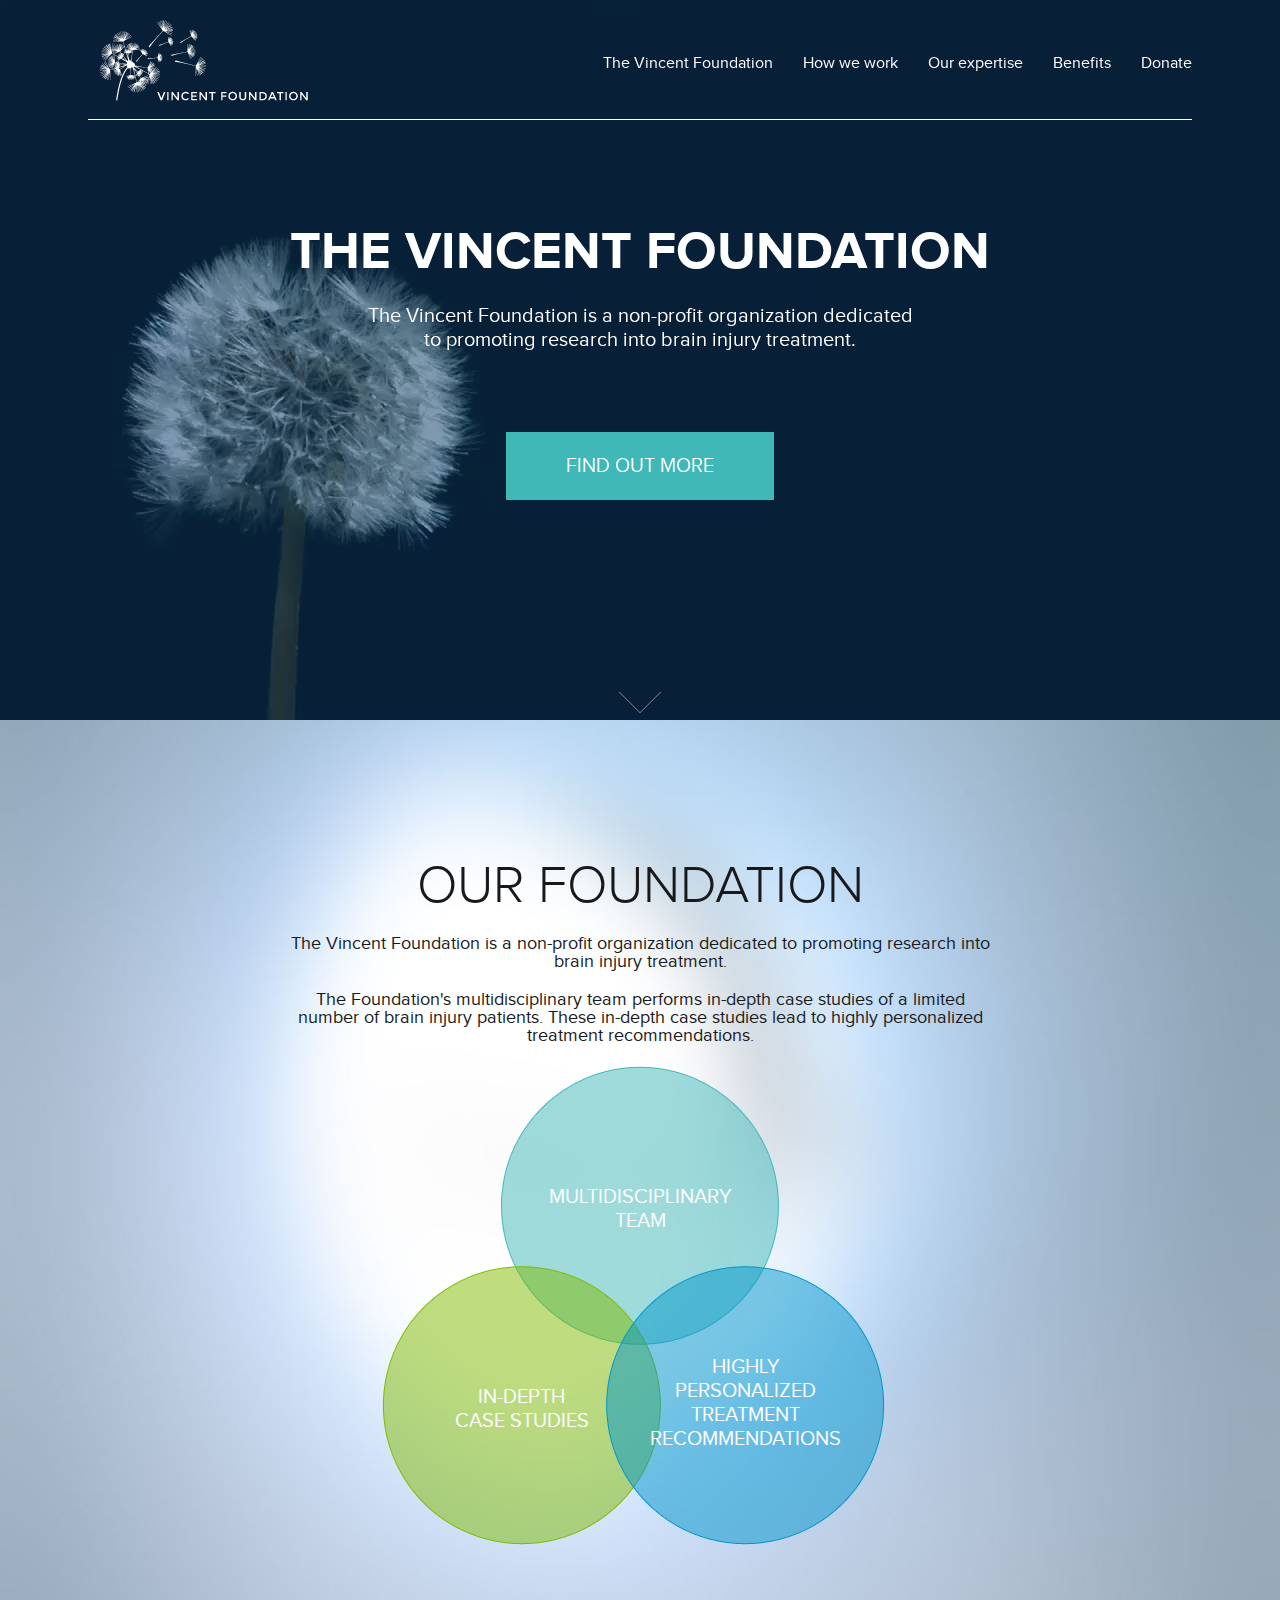
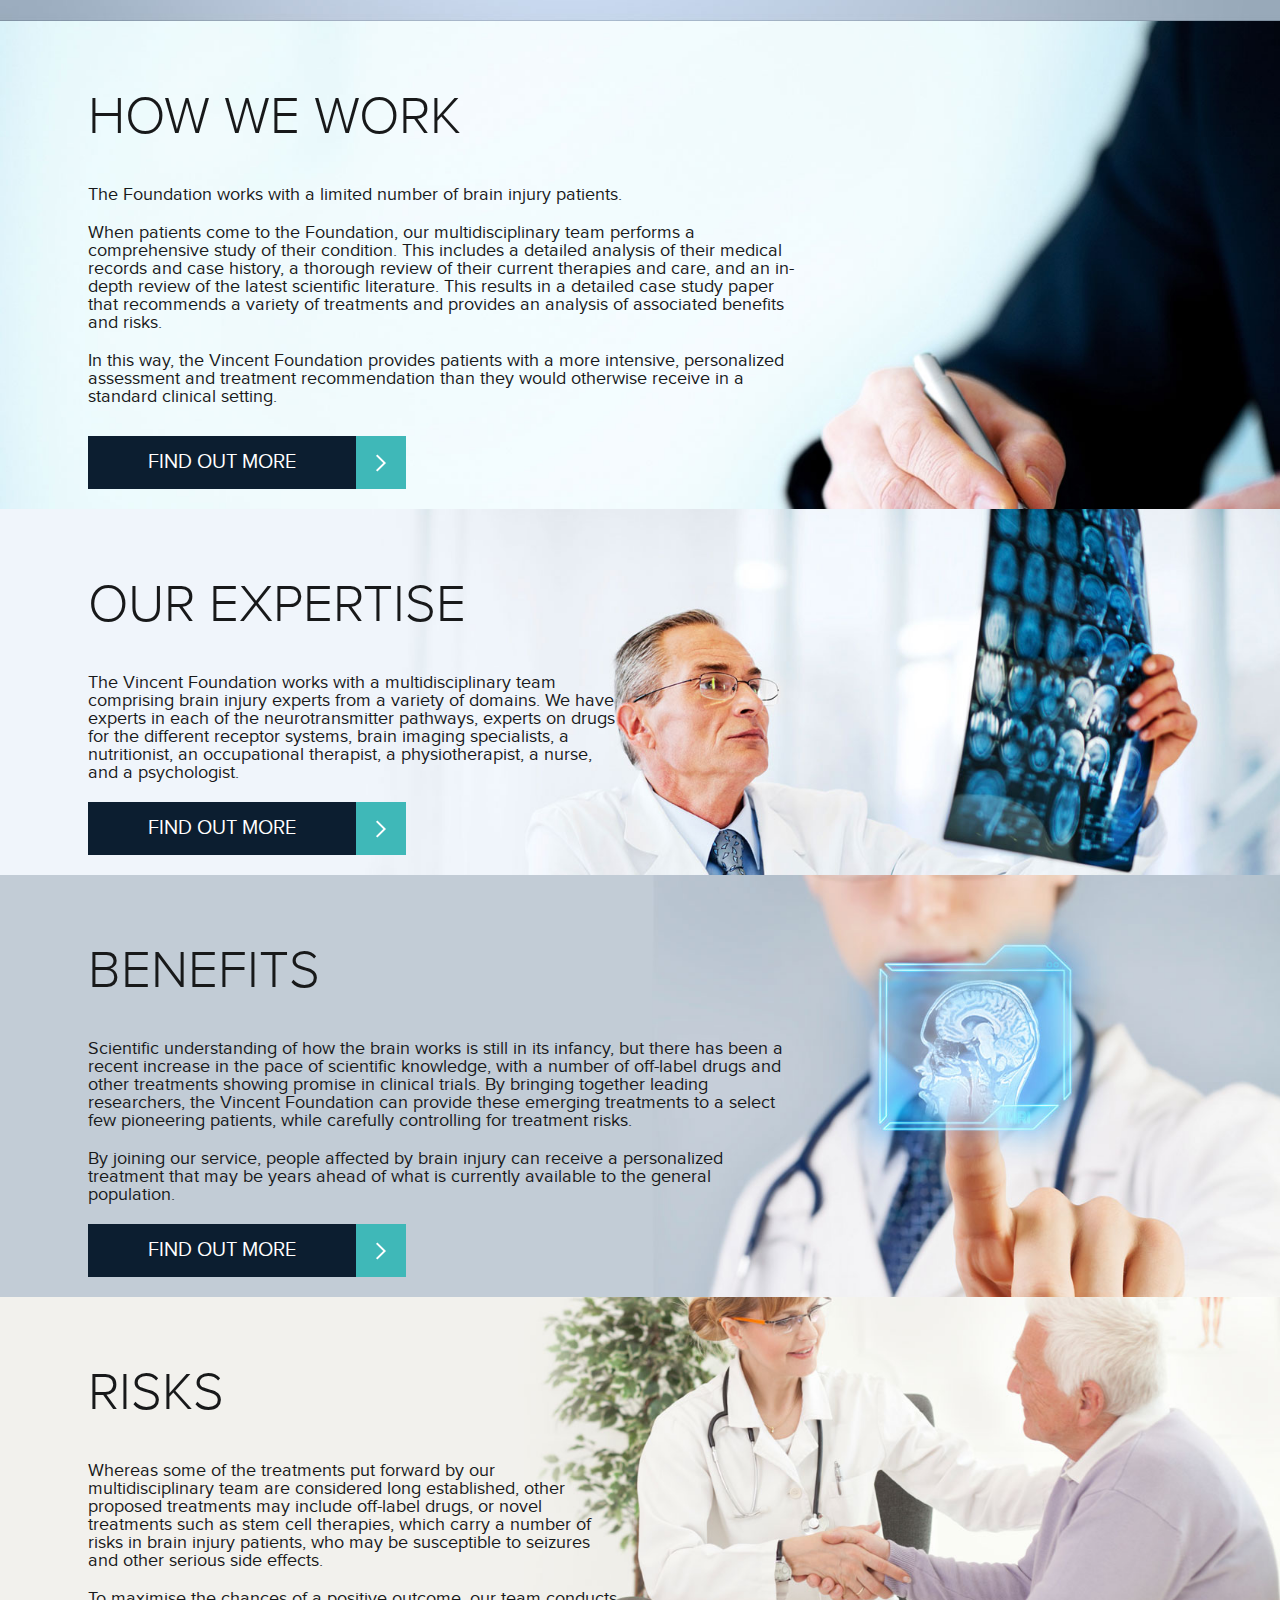
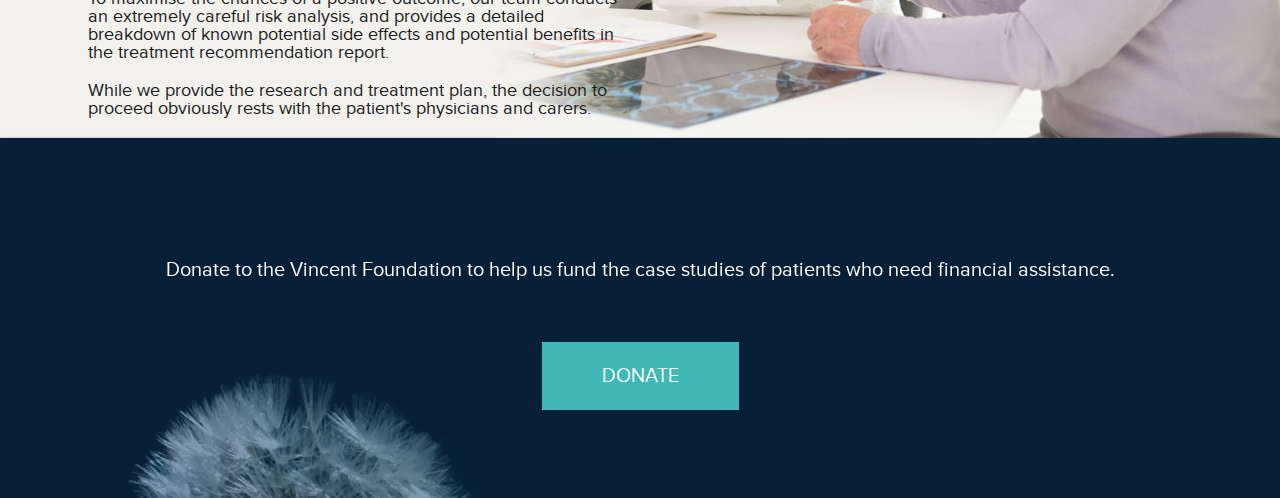
<file: index.html>
<!DOCTYPE html>
<html>
    <head>
        <title>Vincent Foundation</title>
        <meta charset="UTF-8">
        <meta name="viewport" content="width=device-width, initial-scale=1.0">
        <link rel="stylesheet" href="css/style.css">
        <link rel="stylesheet" href="css/grid.css">
        <link rel="stylesheet" href="css/fonts.css">
        <link rel="stylesheet" href="css/reset.css">
        <script type="text/javascript" src="js/jquery.js"></script>
    </head>
    <body>
<!-- Google Tag Manager -->
<noscript><iframe src="//www.googletagmanager.com/ns.html?id=GTM-K8T43V"
height="0" width="0" style="display:none;visibility:hidden"></iframe></noscript>
<script>(function(w,d,s,l,i){w[l]=w[l]||[];w[l].push({'gtm.start':
new Date().getTime(),event:'gtm.js'});var f=d.getElementsByTagName(s)[0],
j=d.createElement(s),dl=l!='dataLayer'?'&l='+l:'';j.async=true;j.src=
'//www.googletagmanager.com/gtm.js?id='+i+dl;f.parentNode.insertBefore(j,f);
})(window,document,'script','dataLayer','GTM-K8T43V');</script>
<!-- End Google Tag Manager -->
        <div class="header-unit">
            <div id="video-container">
                <video id="videotop" autoplay loop class="fillWidth">
                    <source src="bg-video.mp4" type="video/mp4"/>
                    <source src="bg-video.ogv" type="video/ogv"/>
                    <source src="bg-video.webm" type="video/webm"/>
                    Your browser does not support the video tag. I suggest you upgrade your browser.
                </video>
                <div id="div_video" class="video-holder">
                    <div class="wrapper">
                        <div class="container_12">
                            <div class="menu-holder">
                                <div class="grid_3 logo left">
                                    <a href="index.html"><img src="img/logo.png" alt="1"></a>
                                </div>
                                <div class="btn-mobile right"></div>
                                <div class="grid_9 menu-right right mr0">
                                   
                                    <ul>
                                        <li><a href="#">Donate</a></li>
                                        <li><a href="benefits.html">Benefits</a></li>
                                        <li><a href="experts.html">Our expertise</a></li>
                                        <li><a href="how-we-work.html">How we work</a></li>
                                        <li><a href="foundation.html">The Vincent Foundation</a></li>
                                    </ul>
                                </div>
                            </div>
                            <div class="title-holder mt200">
                                <h2 class="color1 bold">The Vincent Foundation</h2>
                                <p class="color1">The Vincent Foundation is a non-profit organization dedicated<br/>to promoting research into brain injury treatment.</p>
                                <a href="foundation.html" class="btn-find">
                                    <div class="color1">
                                        Find out more
                                    </div>
                                </a>
                                <div class="clearfix"></div>
                                <div class="arrow">
                                    <a href="foundation.html"><img src="img/arrow.png" alt="2"></a>
                                </div>
                            </div>
                        </div>
                    </div>
                </div>
            </div>
        </div>

        <div class="content first">
            <div class="wrapper pb50">
                <div class="container_12 text-center inner-circle">
                    <div class="title-holder">
                        <h2>Our Foundation</h2>
                        <p>The Vincent Foundation is a non-profit organization dedicated to promoting research into<br/>brain injury treatment.</p>
                        <p>The Foundation's multidisciplinary team performs in-depth case studies of a limited<br/>number of brain injury patients. These in-depth case studies lead to highly personalized<br/>treatment recommendations.</p>
                    </div>
                    <div class="centered circle-mid">
                        <div>multidisciplinary<br/>team</div>
                    </div>
                    <div class="clearfix"></div>
                    <div class="centered circle-holder">

                        <div class="grid_4 circle-left left push_2-5"><div>in-depth<br/>case studies</div></div>
                        <div class="grid_4 circle-right left push_0-5"><div>highly<br/>personalized<br/>treatment<br/>recommendations</div></div>
                    </div>
                    <div class="clearfix"></div>

                </div>
            </div>
            <div class="clearfix"></div>
        </div>
        <div class="clearfix"></div>
        <div class="content second">
            <div class="wrapper">
                <div class="container_12">
                    <h2>How we work</h2>
                    <div class="grid_8 ml0">
                        <p>The Foundation works with a limited number of brain injury patients.</p>
                        <p>When patients come to the Foundation, our multidisciplinary team performs a comprehensive study of their condition. This includes a detailed analysis of their medical records and case history, a thorough review of their current therapies and care, and an in-depth review of the latest scientific literature. This results in a detailed case study paper that recommends a variety of treatments and provides an analysis of associated benefits and risks.</p>
                        <p>In this way, the Vincent Foundation provides patients with a more intensive, personalized assessment and treatment recommendation than they would otherwise receive in a standard clinical setting.</p>
                        
                    </div>
                     <div class="clearfix"></div>
                    <a class="btn-findout" href="how-we-work.html">
                            <div>find out more</div><div class="arrow-right"></div>
                        </a>
                </div>
            </div>
            <div class="clearfix"></div>
        </div>
        <div class="clearfix"></div>
        <div class="content third">
            <div class="wrapper">
                <div class="container_12">
                    <h2>Our expertise</h2>
                    <div class="grid_6 ml0">
                        <p>The Vincent Foundation works with a multidisciplinary team comprising brain injury experts from a variety of domains. We have experts in each of the neurotransmitter pathways, experts on drugs for the different receptor systems, brain imaging specialists, a nutritionist, an occupational therapist, a physiotherapist, a nurse, and a psychologist.</p>
                        
                    </div>
                     <div class="clearfix"></div>
                    <a class="btn-findout" href="experts.html">
                            <div>find out more</div><div class="arrow-right"></div>
                        </a>
                </div>
            </div>
            <div class="clearfix"></div>
        </div>
        <div class="clearfix"></div>
        <div class="content fourth">
            <div class="wrapper">
                <div class="container_12">
                    <h2>Benefits</h2>
                    <div class="grid_8 ml0">
                        <p>Scientific understanding of how the brain works is still in its infancy, but there has been a recent increase in the pace of scientific knowledge, with a number of off-label drugs and other treatments showing promise in clinical trials. By bringing together leading researchers, the Vincent Foundation can provide these emerging treatments to a select few pioneering patients, while carefully controlling for treatment risks.</p>
                        <p>By joining our service, people affected by brain injury can receive a personalized treatment that may be years ahead of what is currently available to the general population.</p>
                       
                    </div>
                    <div class="clearfix"></div>
                     <a class="btn-findout" href="benefits.html">
                            <div>find out more</div><div class="arrow-right"></div>
                        </a>
                </div>
            </div>
            <div class="clearfix"></div>
        </div>
        <div class="clearfix"></div>
        <div class="content fifth">
            <div class="wrapper">
                <div class="container_12">
                    <h2>Risks</h2>
                    <div class="grid_6 ml0">
                        <p>Whereas some of the treatments put forward by our multidisciplinary team are considered long established, other proposed treatments may include off-label drugs, or novel treatments such as stem cell therapies, which carry a number of risks in brain injury patients, who may be susceptible to seizures and other serious side effects.</p>
                        <p>To maximise the chances of a positive outcome, our team conducts an extremely careful risk analysis, and provides a detailed breakdown of known potential side effects and potential benefits in the treatment recommendation report.</p>
                        <p>While we provide the research and treatment plan, the decision to proceed obviously rests with the patient's physicians and carers.</p>
                    </div>
                </div>
            </div>
            <div class="clearfix"></div>
        </div>
        <div class="clearfix"></div>
        <div class="content-unit">
            <div id="video-container">
                <video id="videodown" autoplay loop class="fillWidth">
                    <source src="bg-video.mp4" type="video/mp4"/>
                    <source src="bg-video.ogv" type="video/ogv"/>
                    <source src="bg-video.webm" type="video/webm"/>
                    Your browser does not support the video tag. I suggest you upgrade your browser.
                </video>
                <div id="div_on_video" class="video-holder">
                    <div class="wrapper">
                        <div class="container_12 text-center">
                            <p class="color1">Donate to the Vincent Foundation to help us fund the case studies of patients who need financial assistance.</p>
                            <a href="#" class="btn-find">
                                <div class="color1 uppercase">
                                    donate
                                </div>
                            </a>
                        </div>
                    </div>
                </div>
            </div> 
        </div> 

        
        <script>
    function videoHigh() {
        var h = $('#videotop').height();
        var w = $(window).width();
        var hd = $('#videodown').height();
        
      
        $('.header-unit').css('height',h-40)+"!important";
        if (hd > 320){
        $('.content-unit').css('height',320)+"!important";}else{
        $('.content-unit').css('height',hd-40)+"!important";}
    }
     $(window).on('resize', function () {
    videoHigh(); 
 });
     $(window).on('load', function () {
    videoHigh(); 
 });
 $(".btn-mobile").click(function() {
    $('.menu-right ul').toggle();
});
 $(".menu-right ul li").click(function() {
           if (w < 850) {
               $('.menu-right ul').toggle();
           }
            
});
 $(window).on('resize', function() {
                var w = $(window).width();
                if (w > 850) {
                    $('.menu-right ul').show();
                }
//                if (w < 1700) {
//                      $('.content.second').css('background-size',"auto " + 100 +"%");
//                      $('.content.second').css('background-position',"center center");
//                     
//                } else {
//                     $('.content.second').css('background-size',100 +"% auto");
//                     $('.content.second').css('background-position',"right center");
//                    
//                }
//                
//                 if (w < 1390) {
//                     
//                      $('.content.third').css('background-size',"auto " + 100 +"%");
//                       $('.content.third').css('background-position',"center center");
//                      $('.content.fourth').css('background-size',"auto " + 100 +"%");
//                       $('.content.fourth').css('background-position',"center center");
//                      $('.content.fifth').css('background-size',"auto " + 100 +"%");
//                       $('.content.fifth').css('background-position',"center center");
//                } else {
//                    
//                     $('.content.third').css('background-size',100 +"% auto");
//                     $('.content.third').css('background-position',"right center");
//                     $('.content.fourth').css('background-size',100 +"% auto");
//                     $('.content.fourth').css('background-position',"right center");
//                     $('.content.fifth').css('background-size',100 +"% auto");
//                     $('.content.fifth').css('background-position',"right center");
//                }
//                 if (w < 1195) {
//                     
//                      $('.content.third').css('background-size',"auto " + 100 +"%");
//                       $('.content.third').css('background-position',"center center");
//                    
//                } else {
//                    
//                     $('.content.third').css('background-size',100 +"% auto");
//                     $('.content.third').css('background-position',"right center");
//                    
//                }
            });
            
// $(document).ready(function() {
//      var w = $(window).width();
//                if (w < 1700) {
//                      $('.content.second').css('background-size',"auto " + 100 +"%");
//                      $('.content.second').css('background-position',"center center");
//                     
//                } else {
//                     $('.content.second').css('background-size',100 +"% auto");
//                     $('.content.second').css('background-position',"right center");
//                    
//                }
//                
//                 if (w < 1390) {
//                     
//                      $('.content.third').css('background-size',"auto " + 100 +"%");
//                       $('.content.third').css('background-position',"center center");
//                      $('.content.fourth').css('background-size',"auto " + 100 +"%");
//                       $('.content.fourth').css('background-position',"center center");
//                      $('.content.fifth').css('background-size',"auto " + 100 +"%");
//                       $('.content.fifth').css('background-position',"center center");
//                } else {
//                    
//                     $('.content.third').css('background-size',100 +"% auto");
//                     $('.content.third').css('background-position',"center center");
//                     $('.content.fourth').css('background-size',100 +"% auto");
//                     $('.content.fourth').css('background-position',"center center");
//                     $('.content.fifth').css('background-size',100 +"% auto");
//                     $('.content.fifth').css('background-position',"center center");
//                }
//                 if (w < 1195) {
//                     
//                      $('.content.third').css('background-size',"auto " + 100 +"%");
//                       $('.content.third').css('background-position',"center center");
//                    
//                } else {
//                    
//                     $('.content.third').css('background-size',100 +"% auto");
//                     $('.content.third').css('background-position',"center center");
//                    
//                }
//            });
            
    </script> 
       
    </body>
</html>
</file>
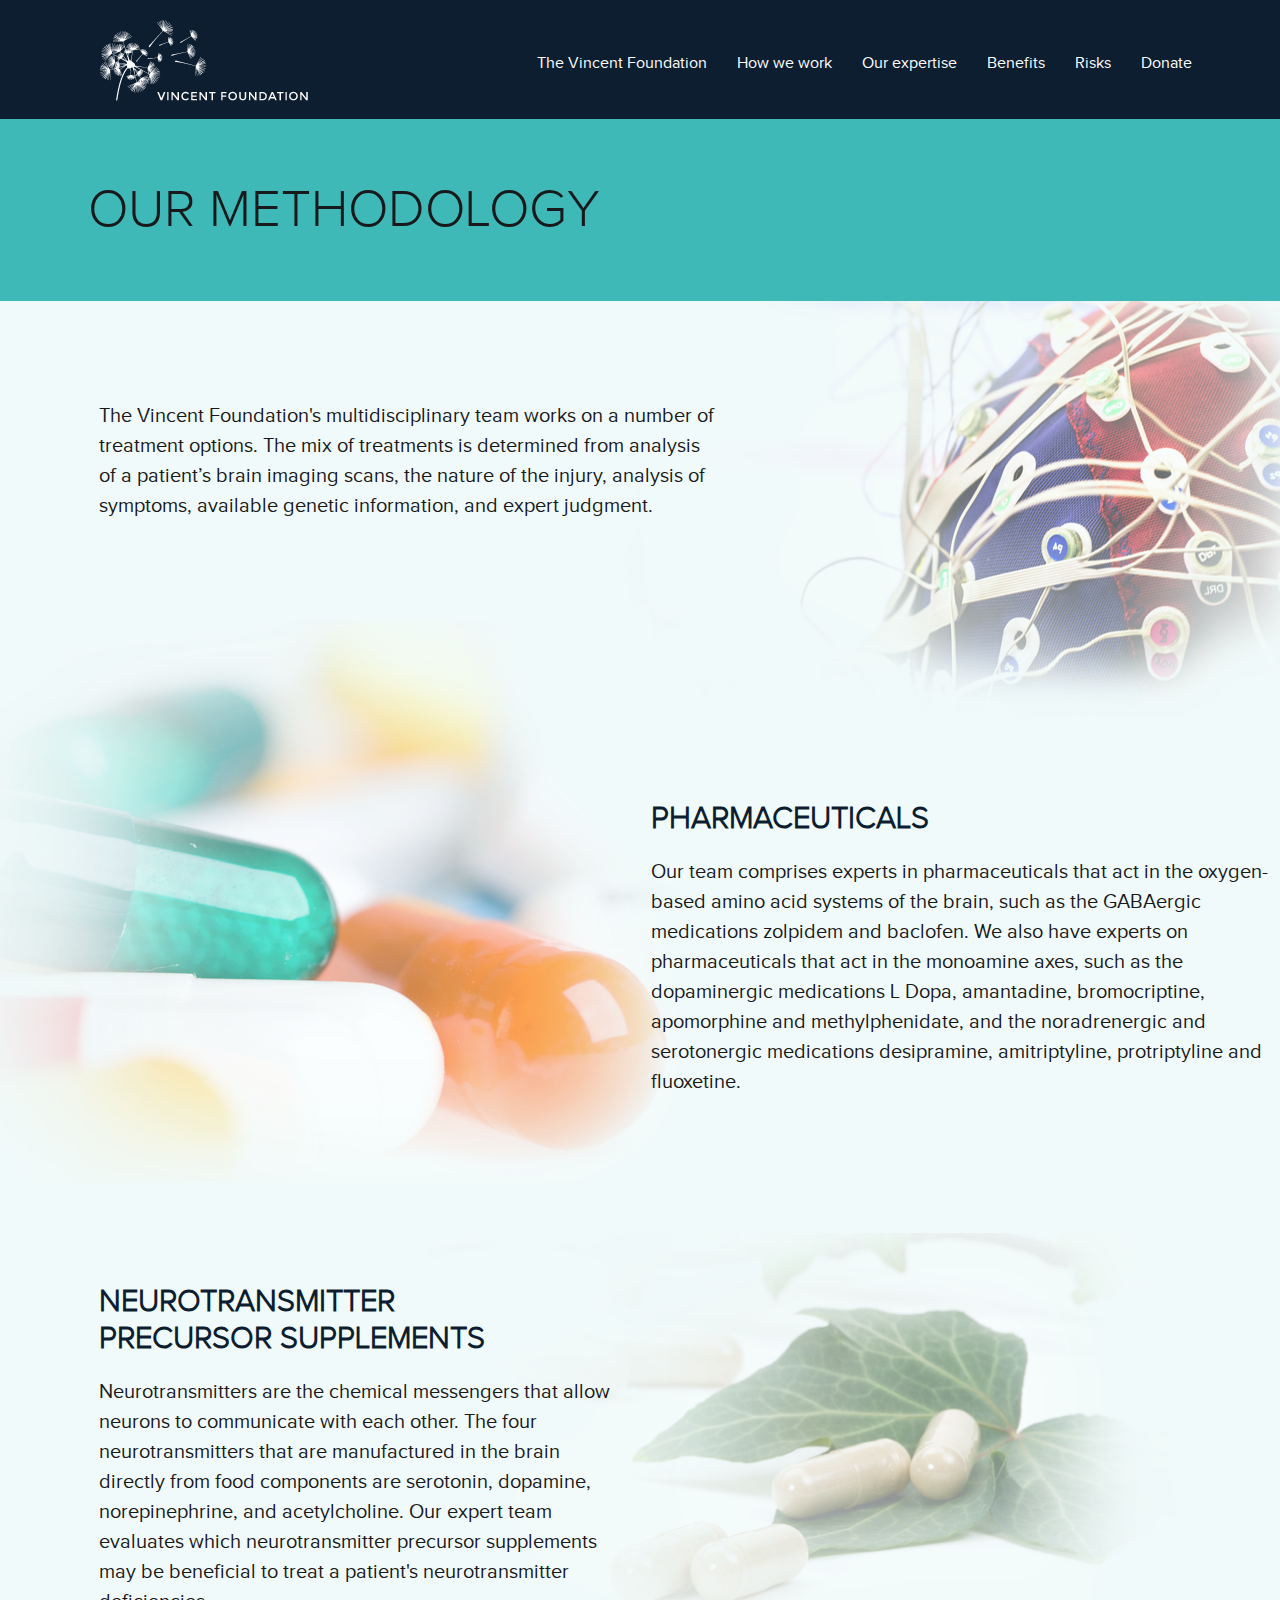
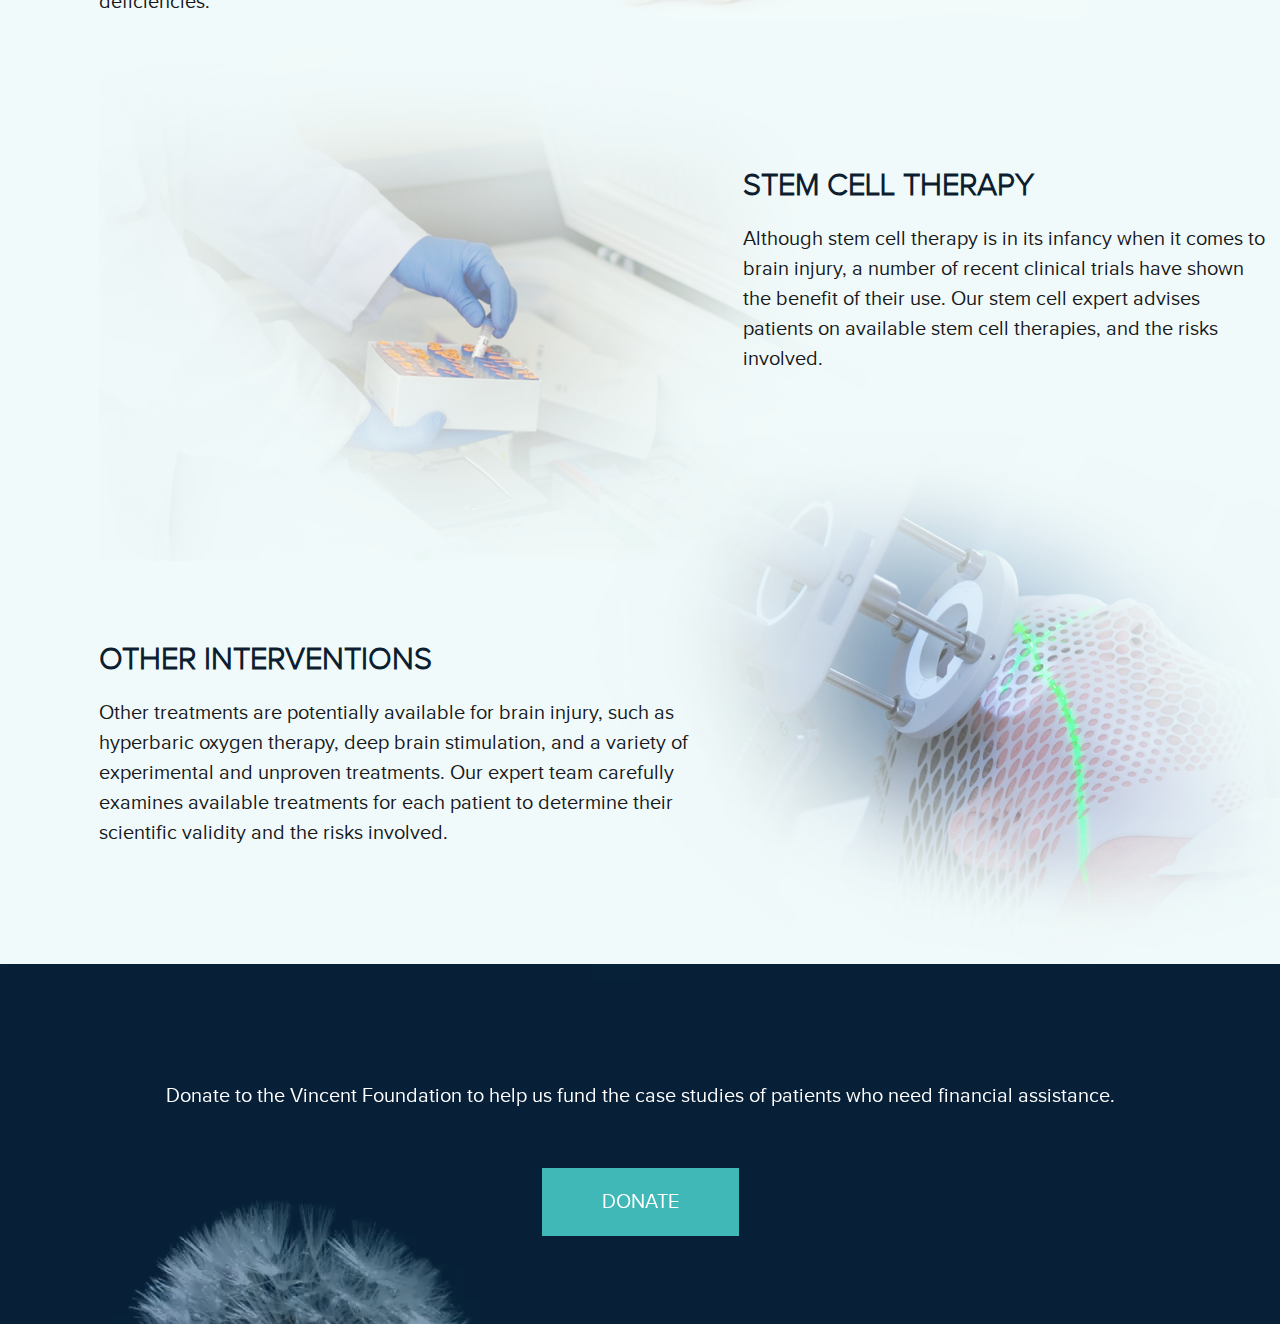
<file: benefits.html>
<!DOCTYPE html>
<html>
    <head>
        <title>Vincent Foundation</title>
        <meta charset="UTF-8">
        <meta name="viewport" content="width=device-width, initial-scale=1.0">
        <link rel="stylesheet" href="css/style.css">
        <link rel="stylesheet" href="css/grid.css">
        <link rel="stylesheet" href="css/fonts.css">
        <link rel="stylesheet" href="css/reset.css">
        <script type="text/javascript" src="js/jquery.js"></script>
    </head>
    <body class="bgcolor1">
<!-- Google Tag Manager -->
<noscript><iframe src="//www.googletagmanager.com/ns.html?id=GTM-K8T43V"
height="0" width="0" style="display:none;visibility:hidden"></iframe></noscript>
<script>(function(w,d,s,l,i){w[l]=w[l]||[];w[l].push({'gtm.start':
new Date().getTime(),event:'gtm.js'});var f=d.getElementsByTagName(s)[0],
j=d.createElement(s),dl=l!='dataLayer'?'&l='+l:'';j.async=true;j.src=
'//www.googletagmanager.com/gtm.js?id='+i+dl;f.parentNode.insertBefore(j,f);
})(window,document,'script','dataLayer','GTM-K8T43V');</script>
<!-- End Google Tag Manager -->
        <div class="menu-inner">
            <div class="wrapper">
                <div class="container_12">
                    <div class="menu-holder">
                        <div class="grid_3 logo left">
                            <a href="index.html"><img src="img/logo.png"></a>
                        </div>
                        <div class="btn-mobile right"></div>
                        <div class="grid_9 menu-right right mr0">
                            <ul>
                                <li><a href="#">Donate</a></li>
                                <li><a href="#">Risks</a></li>
                                <li><a href="benefits.html">Benefits</a></li>
                                <li><a href="experts.html">Our expertise</a></li>
                                <li><a href="how-we-work.html">How we work</a></li>
                                <li><a href="foundation.html">The Vincent Foundation</a></li>
                            </ul>
                        </div>
                    </div>

                </div>
            </div>
        </div>
        <div class="service-content title">
            <div class="wrapper">
                <div class="container_12">
                    <h2>Our methodology</h2>
                </div>
            </div>

        </div>
        <div class="clearfix"></div>
        <div class="bgcolor1 benefit">
            <div class="wrapper">
                <div class="container_12 relative">
                    <div class="grid_7 left mt80">
                        <p>The Vincent Foundation's multidisciplinary team works on a number of treatment options. The mix of treatments is determined from analysis of a patient’s brain imaging scans, the nature of the injury, analysis of symptoms, available genetic information, and expert judgment.</p>
                    </div>
                    <div class="grid_5 left">
                        <img class="right special1" src="img/ben-content1.png">
                    </div>
                </div>
                <div class="container_12 relative">
                    <div class="grid_4 left mt-100">
                        <img class="left ml-200 special" src="img/ben-content2.png">
                    </div>
                    <div class="grid_7 push_1 right mt80">
                        <h3 class="uppercase">pharmaceuticals</h3>
                        <p>Our team comprises experts in pharmaceuticals that act in the oxygen-based amino acid systems of the brain, such as the GABAergic medications zolpidem and baclofen. We also have experts on pharmaceuticals that act in the monoamine axes, such as the dopaminergic medications L Dopa, amantadine, bromocriptine, apomorphine and methylphenidate, and the noradrenergic and serotonergic medications desipramine, amitriptyline, protriptyline and fluoxetine.</p>
                    </div>
                </div>
                <div class="clearfix"></div>
                <div class="container_12 mt50 relative">
                    <div class="grid_6 left">
                        <h3 class="uppercase mt50">Neurotransmitter<br/>precursor supplements</h3>
                        <p>Neurotransmitters are the chemical messengers that allow neurons to communicate with each other. The four neurotransmitters that are manufactured in the brain directly from food components are serotonin, dopamine, norepinephrine, and acetylcholine. Our expert team evaluates which neurotransmitter precursor supplements may be beneficial to treat a patient's neurotransmitter deficiencies.</p>
                    </div>
                    <div class="grid_5 push_1 left">
                        <img class="right mr0" src="img/ben-content3.png">
                    </div>
                </div>
                <div class="container_12 relative">
                    <div class="clear"></div>
                    <div class="grid_5 left">
                        <img class="left" src="img/ben-content4.png">
                    </div>
                    <div class="grid_6 push_1 mt80 right">
                        <h3 class="uppercase mt50">Stem Cell therapy</h3>
                        <p>Although stem cell therapy is in its infancy when it comes to brain injury, a number of recent clinical trials have shown the benefit of their use. Our stem cell expert advises patients on available stem cell therapies, and the risks involved.</p>
                    </div>
                </div>
                <div class="clearfix"></div>
                <div class="container_12 mt80 relative">
                    <div class="grid_7 left">
                        <h3 class="uppercase">Other interventions</h3>
                        <p>Other treatments are potentially available for brain injury, such as hyperbaric oxygen therapy, deep brain stimulation, and a variety of experimental and unproven treatments. Our expert team carefully examines available treatments for each patient to determine their scientific validity and the risks involved.</p>
                    </div>
                    <div class="grid_5 mr-50 mt-280">
                        <img class="right" src="img/ben-content5.png">
                    </div>
                </div>
                <div class="clear"></div>
                <!--                    <img class="left" src="img/bg-content6.png">
                                    <div class="grid_7 push_0-5 mt-280 right">
                                        <h3 class="uppercase mt50">Costs</h3>
                                        <p>The costs of the service are a £3,000 fee to the Vincent Foundation covering administrative work in the first year of the service (follow-up services during subsequent years are charged at £1500 per year), in addition to the hourly rates of each member of the multidisciplinary team, which we charge on a pass-through basis.</p>
                                    </div>-->
              
            </div>
        </div>
           <div class="content-unit">
            <div id="video-container">
                <video id="videodown" autoplay loop class="fillWidth">
                    <source src="bg-video.mp4" type="video/mp4"/>
                    <source src="bg-video.ogv" type="video/ogv"/>
                    <source src="bg-video.webm" type="video/webm"/>
                    Your browser does not support the video tag. I suggest you upgrade your browser.
                </video>
                <div id="div_on_video" class="video-holder">
                    <div class="wrapper">
                        <div class="container_12 text-center">
                            <p class="color1">Donate to the Vincent Foundation to help us fund the case studies of patients who need financial assistance.</p>
                            <a href="#" class="btn-find">
                                <div class="color1 uppercase">
                                    donate
                                </div>
                            </a>
                        </div>
                    </div>
                </div>
            </div> 
        </div> 
        <div class="clearfix"></div>
        <script>
            $(".btn-mobile").click(function() {
                $('.menu-right ul').toggle();
            });

            $(".menu-right ul li").click(function() {
           if (w < 850) {
               $('.menu-right ul').toggle();
           }
            
});
            $(window).on('resize', function() {
                var w = $(window).width();
                if (w > 850) {
                    $('.menu-right ul').show();
                }
            });
 function videoHigh() {
                var h = $('#videotop').height();
                var w = $(window).width();
                var hd = $('#videodown').height();


                $('.header-unit').css('height', h - 40) + "!important";
                if (hd > 320) {
                    $('.content-unit').css('height', 320) + "!important";
                } else {
                    $('.content-unit').css('height', hd - 40) + "!important";
                }
            }
            $(window).on('resize', function() {
                videoHigh();
            });
            $(window).on('load', function() {
                videoHigh();
            });

        </script>
    </body>
</html>
</file>
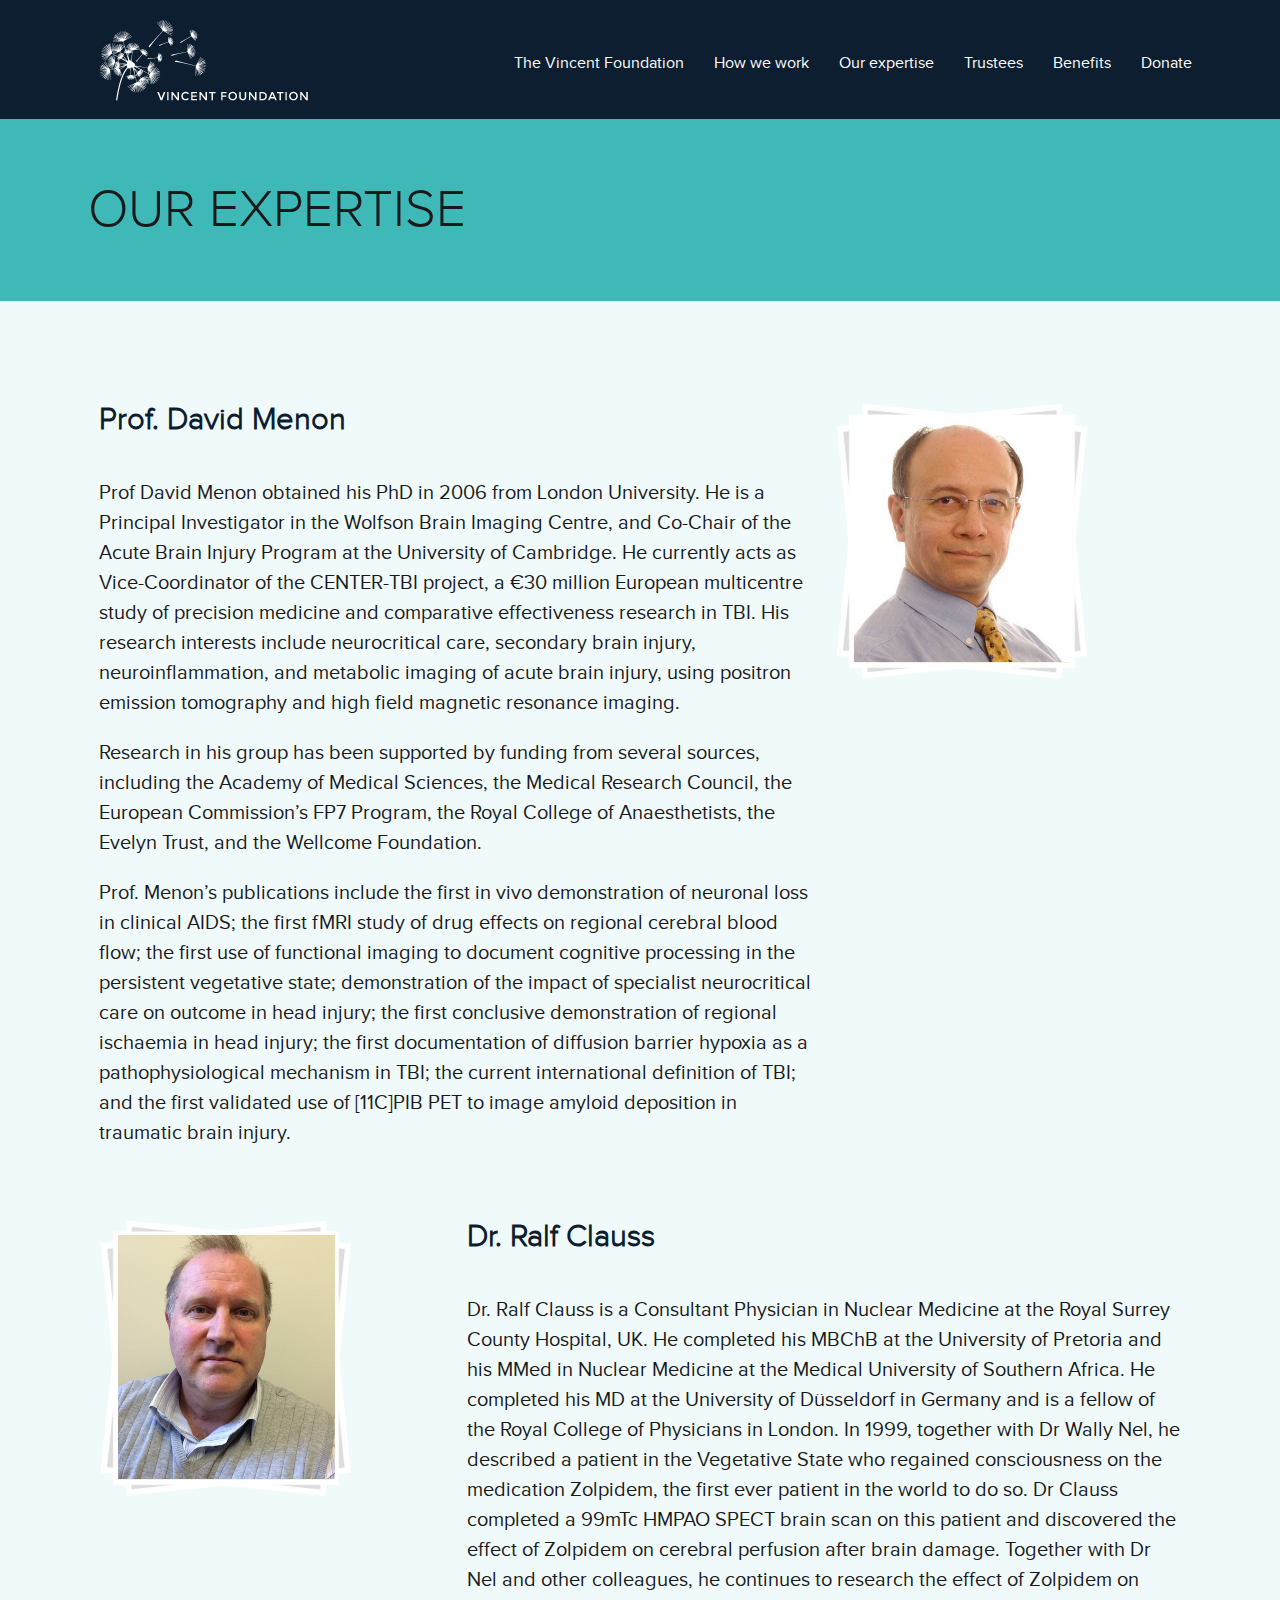
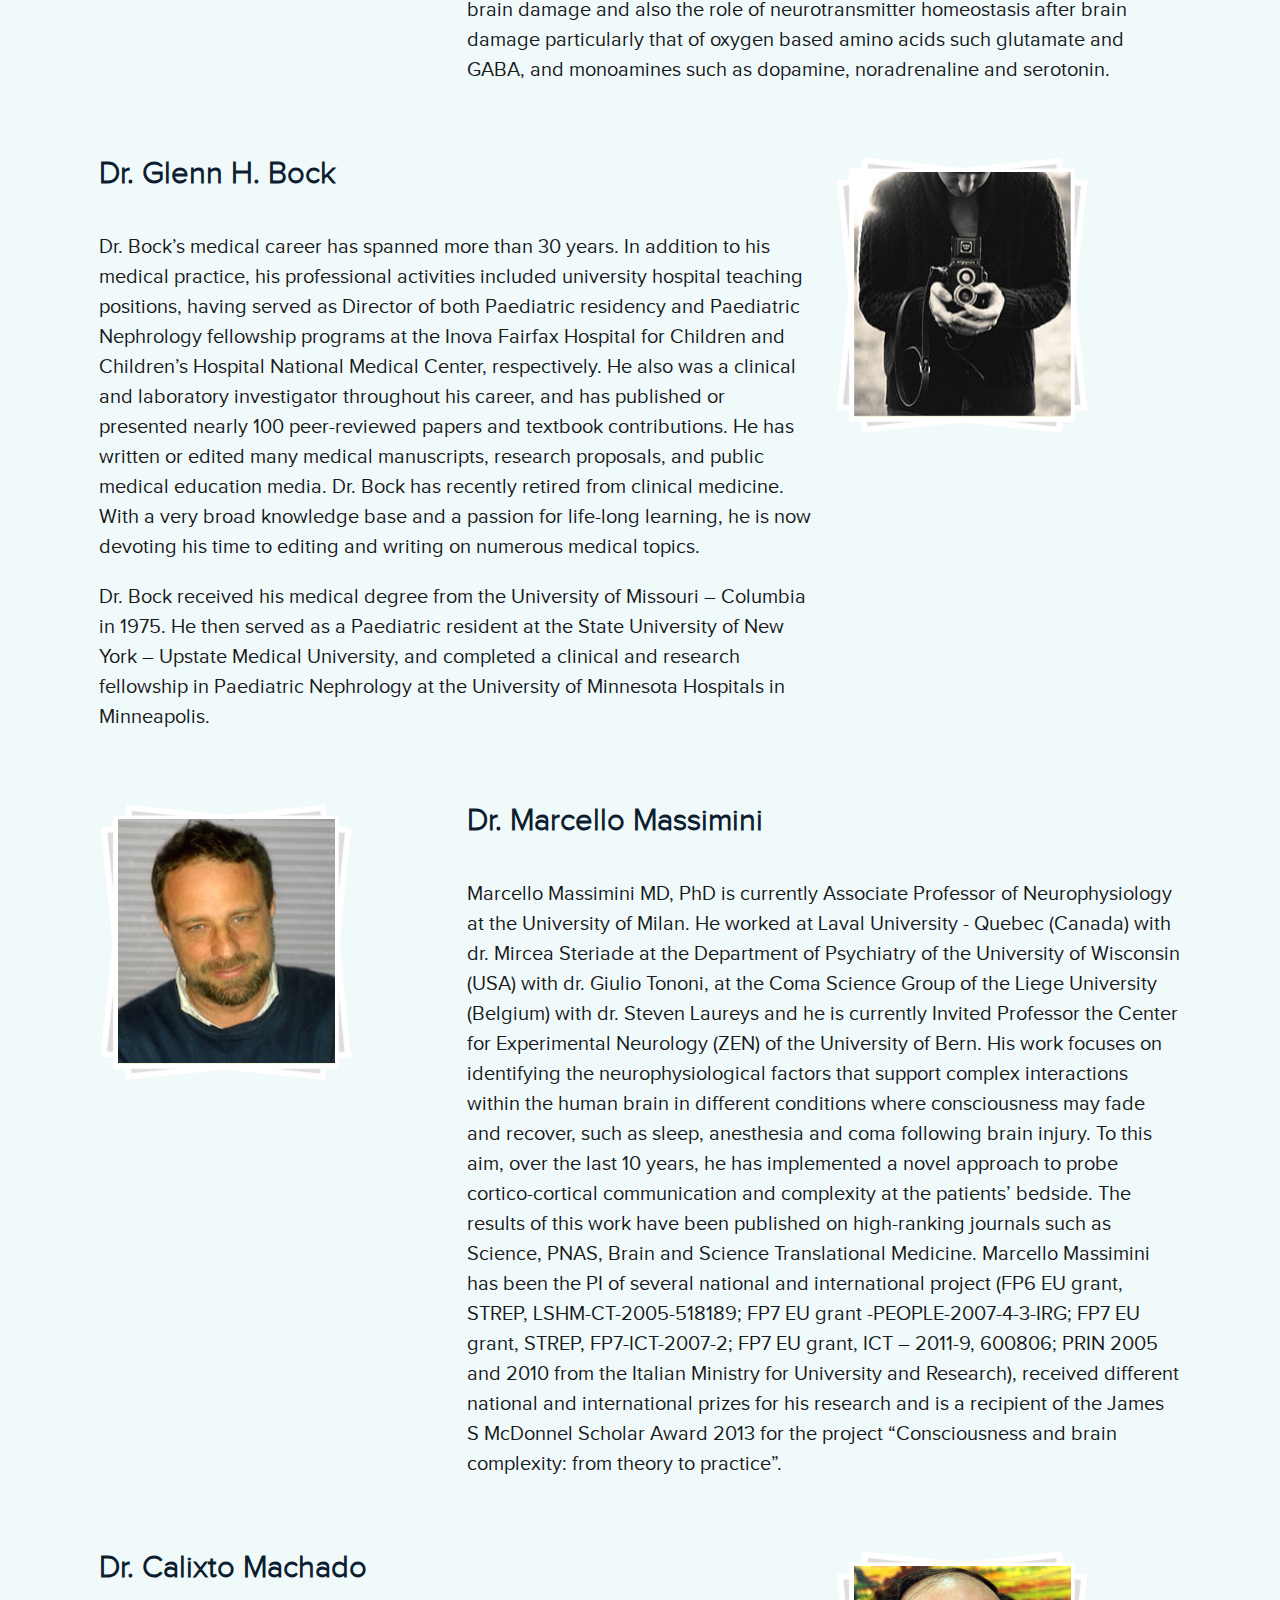
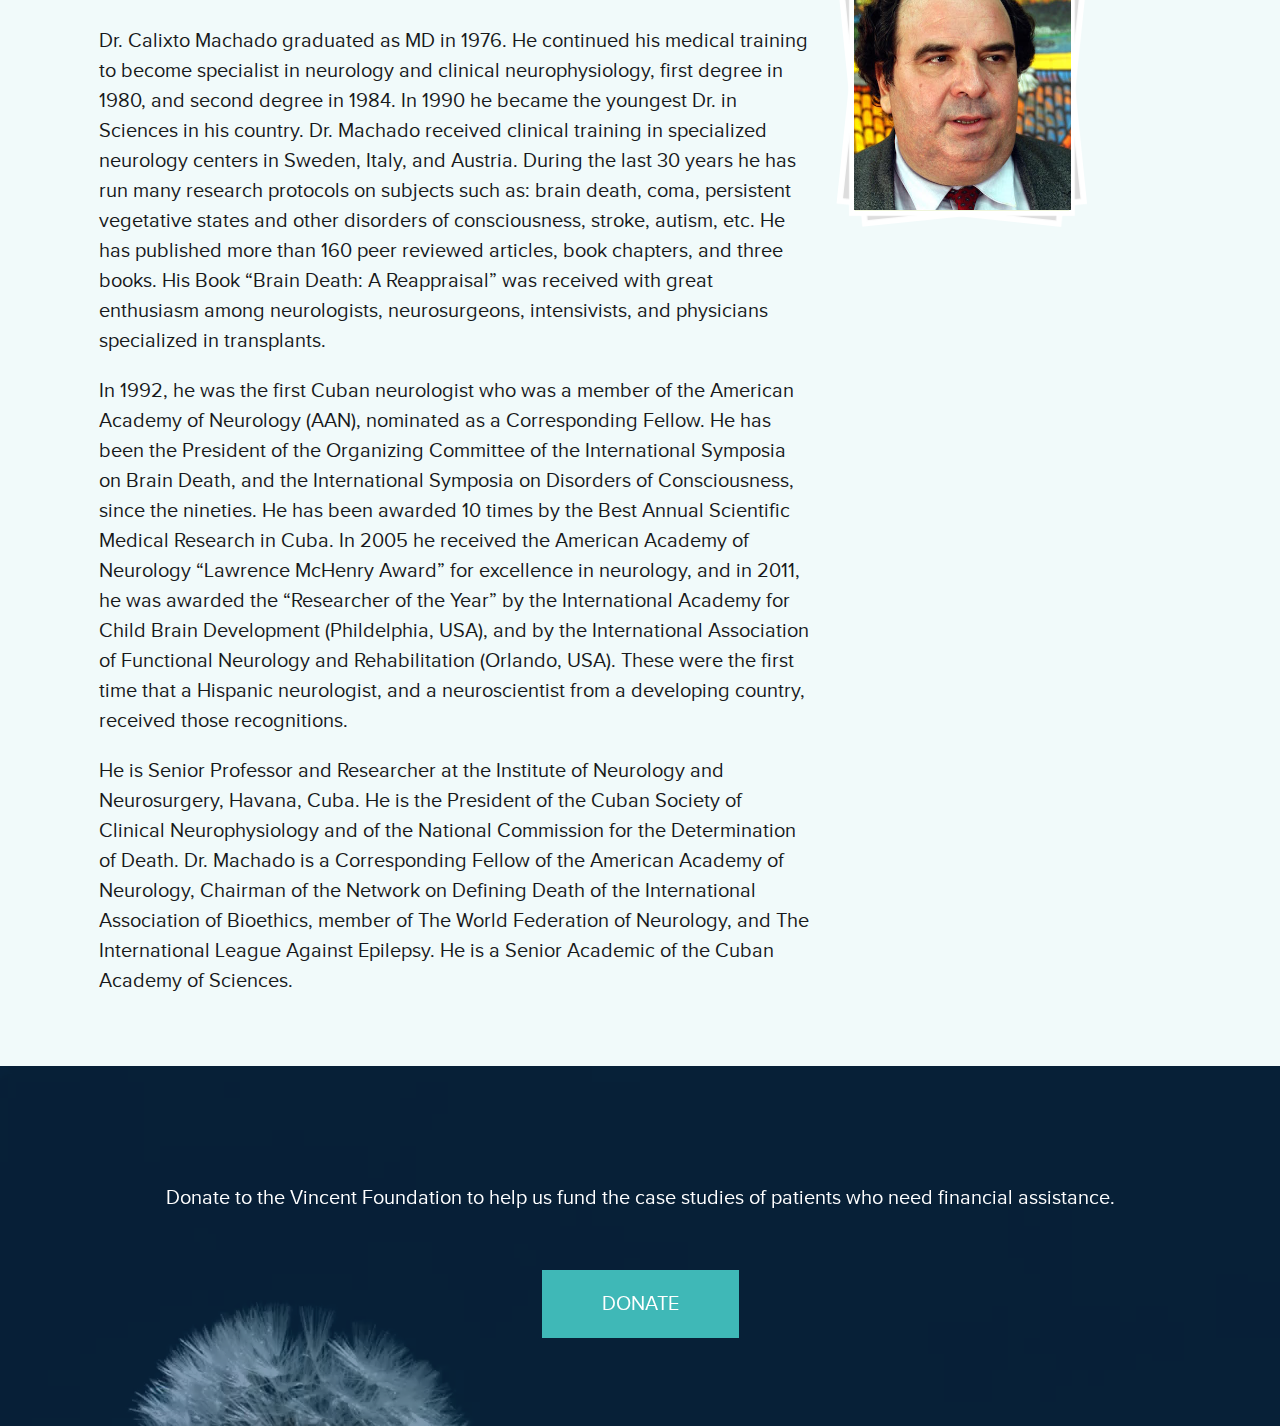
<file: experts.html>
<!DOCTYPE html>
<html>

<head>
    <title>Vincent Foundation</title>
    <meta charset="UTF-8">
    <meta name="viewport" content="width=device-width, initial-scale=1.0">
    <link rel="stylesheet" href="css/style.css">
    <link rel="stylesheet" href="css/grid.css">
    <link rel="stylesheet" href="css/fonts.css">
    <link rel="stylesheet" href="css/reset.css">
    <script type="text/javascript" src="js/jquery.js"></script>
</head>

<body class="bgcolor1">
    <!-- Google Tag Manager -->
    <noscript>
        <iframe src="//www.googletagmanager.com/ns.html?id=GTM-K8T43V" height="0" width="0" style="display:none;visibility:hidden"></iframe>
    </noscript>
    <script>
    (function(w, d, s, l, i) {
        w[l] = w[l] || [];
        w[l].push({
            'gtm.start': new Date().getTime(),
            event: 'gtm.js'
        });
        var f = d.getElementsByTagName(s)[0],
            j = d.createElement(s),
            dl = l != 'dataLayer' ? '&l=' + l : '';
        j.async = true;
        j.src =
            '//www.googletagmanager.com/gtm.js?id=' + i + dl;
        f.parentNode.insertBefore(j, f);
    })(window, document, 'script', 'dataLayer', 'GTM-K8T43V');
    </script>
    <!-- End Google Tag Manager -->
    <div class="menu-inner">
        <div class="wrapper">
            <div class="container_12">
                <div class="menu-holder">
                    <div class="grid_3 logo left">
                        <a href="index.html"><img src="img/logo.png"></a>
                    </div>
                    <div class="btn-mobile right"></div>
                    <div class="grid_9 menu-right right mr0">
                        <ul>
                            <li><a href="#">Donate</a></li>
                            <li><a href="benefits.html">Benefits</a></li>
                            <li><a href="trustees.html">Trustees</a></li>
                            <li><a href="experts.html">Our expertise</a></li>
                            <li><a href="how-we-work.html">How we work</a></li>
                            <li><a href="foundation.html">The Vincent Foundation</a></li>
                        </ul>
                    </div>
                </div>
            </div>
        </div>
    </div>
    <div class="service-content title">
        <div class="wrapper">
            <div class="container_12">
                <h2>Our Expertise</h2>
            </div>
        </div>
    </div>
    <div class="clearfix"></div>
    <div class="experts">
        <div class="wrapper pt50 pb50">
            <div class="container_12">
                <div class="grid_8 left mt50">
                    <h3>Prof. David Menon</h3>
                    <p>Prof David Menon obtained his PhD in 2006 from London University. He is a Principal Investigator in the Wolfson Brain Imaging Centre, and Co-Chair of the Acute Brain Injury Program at the University of Cambridge. He currently acts as Vice-Coordinator of the CENTER-TBI project, a €30 million European multicentre study of precision medicine and comparative effectiveness research in TBI. His research interests include neurocritical care, secondary brain injury, neuroinflammation, and metabolic imaging of acute brain injury, using positron emission tomography and high field magnetic resonance imaging.</p>
                    <p>Research in his group has been supported by funding from several sources, including the Academy of Medical Sciences, the Medical Research Council, the European Commission’s FP7 Program, the Royal College of Anaesthetists, the Evelyn Trust, and the Wellcome Foundation.</p>
                    <p>Prof. Menon’s publications include the first in vivo demonstration of neuronal loss in clinical AIDS; the first fMRI study of drug effects on regional cerebral blood flow; the first use of functional imaging to document cognitive processing in the persistent vegetative state; demonstration of the impact of specialist neurocritical care on outcome in head injury; the first conclusive demonstration of regional ischaemia in head injury; the first documentation of diffusion barrier hypoxia as a pathophysiological mechanism in TBI; the current international definition of TBI; and the first validated use of [11C]PIB PET to image amyloid deposition in traumatic brain injury.</p>
                </div>
                <div class="grid_4 right mt50">
                    <div class="img-holder">
                        <img src="img/DavidMenon.JPG">
                    </div>
                </div>
            </div>
            <div class="clearfix"></div>
            <div class="container_12">
                <div class="grid_4 left mt50">
                    <div class="img-holder">
                        <img class="left expert" src="img/Ralf-Clauss.JPG">
                    </div>
                </div>
                <div class="grid_8 left  mt50">
                    <h3>Dr. Ralf Clauss</h3>
                    <p>Dr. Ralf Clauss is a Consultant Physician in Nuclear Medicine at the Royal Surrey County Hospital, UK. He completed his MBChB at the University of Pretoria and his MMed in Nuclear Medicine at the Medical University of Southern Africa. He completed his MD at the University of Düsseldorf in Germany and is a fellow of the Royal College of Physicians in London. In 1999, together with Dr Wally Nel, he described a patient in the Vegetative State who regained consciousness on the medication Zolpidem, the first ever patient in the world to do so. Dr Clauss completed a 99mTc HMPAO SPECT brain scan on this patient and discovered the effect of Zolpidem on cerebral perfusion after brain damage. Together with Dr Nel and other colleagues, he continues to research the effect of Zolpidem on brain damage and also the role of neurotransmitter homeostasis after brain damage particularly that of oxygen based amino acids such glutamate and GABA, and monoamines such as dopamine, noradrenaline and serotonin.</p>
                </div>
            </div>
            <div class="clearfix"></div>
            <div class="container_12">
                <div class="grid_8 left mt50">
                    <h3>Dr. Glenn H. Bock</h3>
                    <p>Dr. Bock’s medical career has spanned more than 30 years. In addition to his medical practice, his professional activities included university hospital teaching positions, having served as Director of both Paediatric residency and Paediatric Nephrology fellowship programs at the Inova Fairfax Hospital for Children and Children’s Hospital National Medical Center, respectively. He also was a clinical and laboratory investigator throughout his career, and has published or presented nearly 100 peer-reviewed papers and textbook contributions. He has written or edited many medical manuscripts, research proposals, and public medical education media. Dr. Bock has recently retired from clinical medicine. With a very broad knowledge base and a passion for life-long learning, he is now devoting his time to editing and writing on numerous medical topics.</p>
                    <p>Dr. Bock received his medical degree from the University of Missouri – Columbia in 1975. He then served as a Paediatric resident at the State University of New York – Upstate Medical University, and completed a clinical and research fellowship in Paediatric Nephrology at the University of Minnesota Hospitals in Minneapolis. </p>
                </div>
                <div class="grid_4 right mt50">
                    <div class="img-holder">
                        <img src="img/expert1.jpg">
                    </div>
                </div>
                <div class="clearfix"></div>
                <div class="grid_4 left mt50">
                        <div class="img-holder">
                            <img class="left expert" src="img/marcello.png">
                        </div>
                    </div>
                    <div class="grid_8 left mt50">
                        <h3>Dr. Marcello Massimini</h3>
                        <p>Marcello Massimini MD, PhD is currently Associate Professor of Neurophysiology at the University of Milan. He worked at Laval University - Quebec (Canada) with dr. Mircea Steriade at the Department of Psychiatry of the University of Wisconsin (USA) with dr. Giulio Tononi, at the Coma Science Group of the Liege University (Belgium) with dr. Steven Laureys and he is currently Invited Professor the Center for Experimental Neurology (ZEN) of the University of Bern. His work focuses on identifying the neurophysiological factors that support complex interactions within the human brain in different conditions where consciousness may fade and recover, such as sleep, anesthesia and coma following brain injury. To this aim, over the last 10 years, he has implemented a novel approach to probe cortico-cortical communication and complexity at the patients’ bedside. The results of this work have been published on high-ranking journals such as Science, PNAS, Brain and Science Translational Medicine. Marcello Massimini has been the PI of several national and international project (FP6 EU grant, STREP, LSHM-CT-2005-518189; FP7 EU grant -PEOPLE-2007-4-3-IRG; FP7 EU grant, STREP, FP7-ICT-2007-2; FP7 EU grant, ICT – 2011-9, 600806; PRIN 2005 and 2010 from the Italian Ministry for University and Research), received different national and international prizes for his research and is a recipient of the James S McDonnel Scholar Award 2013 for the project “Consciousness and brain complexity: from theory to practice”. </p>
                    </div>
                    <div class="clearfix"></div>
            </div>
            <div class="container_12">
                <div class="grid_8 left mt50">
                    <h3>Dr. Calixto Machado</h3>
                    <p>Dr. Calixto Machado graduated as MD in 1976. He continued his medical training to become specialist in neurology and clinical neurophysiology, first degree in 1980, and second degree in 1984. In 1990 he became the youngest Dr. in Sciences in his country. Dr. Machado received clinical training in specialized neurology centers in Sweden, Italy, and Austria. During the last 30 years he has run many research protocols on subjects such as: brain death, coma, persistent vegetative states and other disorders of consciousness, stroke, autism, etc. He has published more than 160 peer reviewed articles, book chapters, and three books. His Book “Brain Death: A Reappraisal” was received with great enthusiasm among neurologists, neurosurgeons, intensivists, and physicians specialized in transplants.</p>
                    <p>In 1992, he was the first Cuban neurologist who was a member of the American Academy of Neurology (AAN), nominated as a Corresponding Fellow. He has been the President of the Organizing Committee of the International Symposia on Brain Death, and the International Symposia on Disorders of Consciousness, since the nineties.  He has been awarded 10 times by the Best Annual Scientific Medical Research in Cuba. In 2005 he received the American Academy of Neurology “Lawrence McHenry Award” for excellence in neurology, and in 2011, he was awarded the “Researcher of the Year” by the International Academy for Child Brain Development (Phildelphia, USA), and by the International Association of Functional Neurology and Rehabilitation (Orlando, USA). These were the first time that a Hispanic neurologist, and a neuroscientist from a developing country, received those recognitions.</p>
                    <p>He is Senior Professor and Researcher at the Institute of Neurology and Neurosurgery, Havana, Cuba. He is the President of the Cuban Society of Clinical Neurophysiology and of the National Commission for the Determination of Death. Dr. Machado is a Corresponding Fellow of the American Academy of Neurology, Chairman of the Network on Defining Death of the International Association of Bioethics, member of The World Federation of Neurology, and The International League Against Epilepsy. He is a Senior Academic of the Cuban Academy of Sciences. </p>
                </div>
                <div class="grid_4 right mt50">
                    <div class="img-holder">
                        <img src="img/PREMIO-SALUD.jpg">
                    </div>
                </div>
                <div class="clearfix"></div>
            </div>
        </div>
    </div>
    <div class="content-unit">
        <div id="video-container">
            <video id="videodown" autoplay loop class="fillWidth">
                <source src="bg-video.mp4" type="video/mp4" />
                <source src="bg-video.ogv" type="video/ogv" />
                <source src="bg-video.webm" type="video/webm" /> Your browser does not support the video tag. I suggest you upgrade your browser.
            </video>
            <div id="div_on_video" class="video-holder">
                <div class="wrapper">
                    <div class="container_12 text-center">
                        <p class="color1">Donate to the Vincent Foundation to help us fund the case studies of patients who need financial assistance.</p>
                        <a href="#" class="btn-find">
                            <div class="color1 uppercase">
                                donate
                            </div>
                        </a>
                    </div>
                </div>
            </div>
        </div>
    </div>
    <script>
    function videoHigh() {
        var h = $('#videotop').height();
        var w = $(window).width();
        var hd = $('#videodown').height();


        $('.header-unit').css('height', h - 40) + "!important";
        if (hd > 320) {
            $('.content-unit').css('height', 320) + "!important";
        } else {
            $('.content-unit').css('height', hd - 40) + "!important";
        }
    }
    $(window).on('resize', function() {
        videoHigh();
    });
    $(window).on('load', function() {
        videoHigh();
    });
    $(".btn-mobile").click(function() {
        $('.menu-right ul').toggle();
    });
    $(".menu-right ul li").click(function() {
        if (w < 850) {
            $('.menu-right ul').toggle();
        }

    });
    $(window).on('resize', function() {
        var w = $(window).width();
        if (w > 850) {
            $('.menu-right ul').show();
        }
    });
    </script>
</body>

</html>
</file>
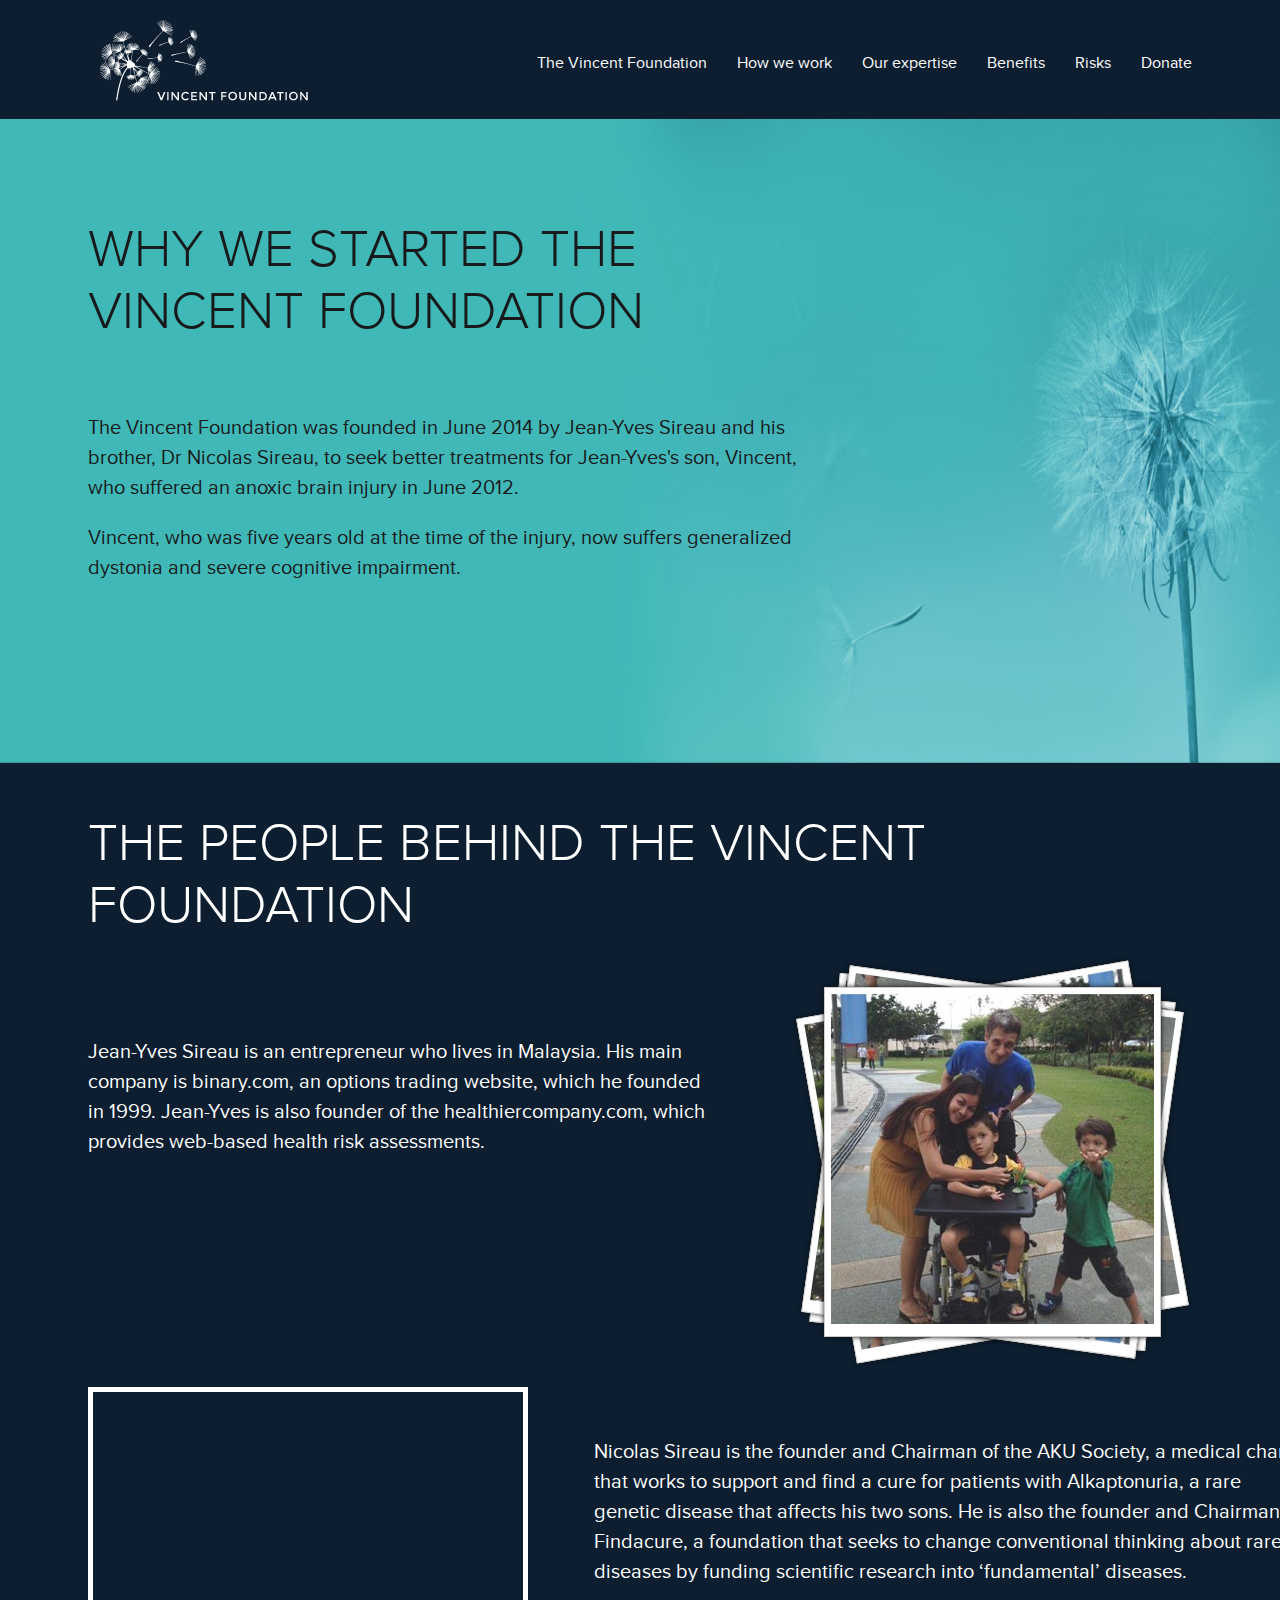
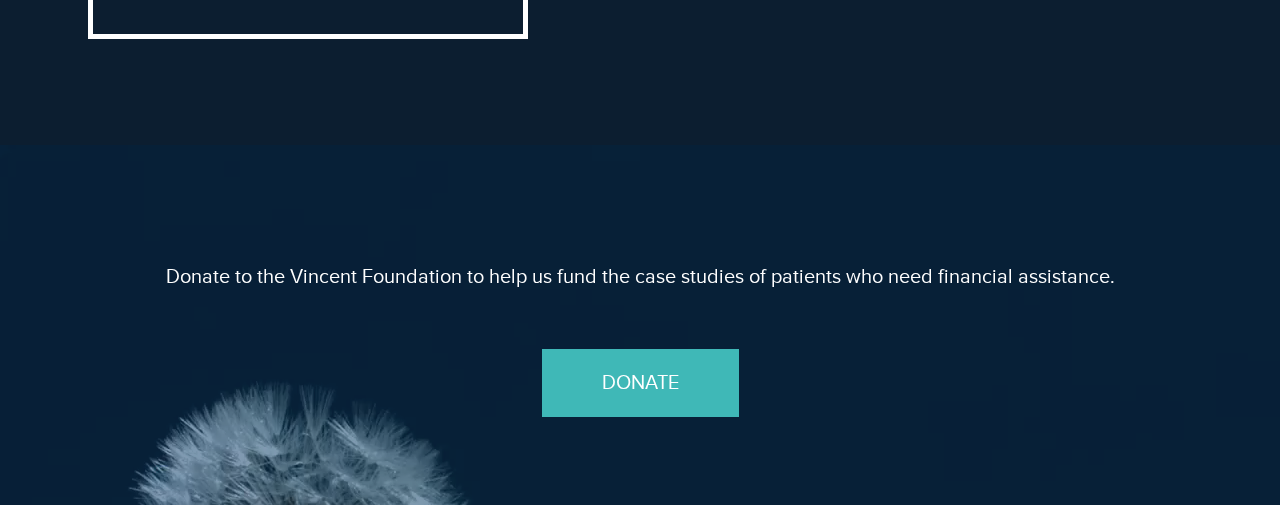
<file: foundation.html>
<!DOCTYPE html>
<html>
    <head>
        <title>Vincent Foundation</title>
        <meta charset="UTF-8">
        <meta name="viewport" content="width=device-width, initial-scale=1.0">
        <link rel="stylesheet" href="css/style.css">
        <link rel="stylesheet" href="css/grid.css">
        <link rel="stylesheet" href="css/fonts.css">
        <link rel="stylesheet" href="css/reset.css">
        <link rel="stylesheet" href="css/polaroid.css">
        <script type="text/javascript" src="js/jquery.js"></script>
    </head>
    <body class="bgcolor2">
<!-- Google Tag Manager -->
<noscript><iframe src="//www.googletagmanager.com/ns.html?id=GTM-K8T43V"
height="0" width="0" style="display:none;visibility:hidden"></iframe></noscript>
<script>(function(w,d,s,l,i){w[l]=w[l]||[];w[l].push({'gtm.start':
new Date().getTime(),event:'gtm.js'});var f=d.getElementsByTagName(s)[0],
j=d.createElement(s),dl=l!='dataLayer'?'&l='+l:'';j.async=true;j.src=
'//www.googletagmanager.com/gtm.js?id='+i+dl;f.parentNode.insertBefore(j,f);
})(window,document,'script','dataLayer','GTM-K8T43V');</script>
<!-- End Google Tag Manager -->
        <div class="menu-inner">
            <div class="wrapper">
                <div class="container_12">
                    <div class="menu-holder">
                        <div class="grid_3 logo nleft">
                            <a href="index.html"><img src="img/logo.png"></a>
                        </div>
                        <div class="btn-mobile right"></div>
                        <div class="grid_9 menu-right nright mr0">
                            <ul>
                                <li><a href="#">Donate</a></li>
                                <li><a href="#">Risks</a></li>
                                <li><a href="benefits.html">Benefits</a></li>
                                <li><a href="experts.html">Our expertise</a></li>
                                <li><a href="how-we-work.html">How we work</a></li>
                                <li><a href="foundation.html">The Vincent Foundation</a></li>
                            </ul>
                        </div>
                    </div>
                </div>
            </div>
        </div>
        <div class="foundation-title title">
            <div class="wrapper">
                <div class="container_12">
                    <h2 class="uppercase">Why we started the<br/>Vincent Foundation</h2>
                    <div class="grid_8 nleft ml0">
                        <p>The Vincent Foundation was founded in June 2014 by Jean-Yves Sireau and his brother, Dr Nicolas Sireau, to seek better treatments for Jean-Yves's son, Vincent, who suffered an anoxic brain injury in June 2012.</p>
                        <p>Vincent, who was five years old at the time of the injury, now suffers generalized dystonia and severe cognitive impairment.</p>
                    </div>
                </div>
            </div>
 <div class="clearfix"></div>
        </div>
        <div class="clearfix"></div>
        <div class="foundation pb50 nleft">
            <div class="wrapper">
                <div class="container_12">
                    <h2 class="color1 uppercase mb50">The people behind the Vincent Foundation</h2>
                    <div class="grid_7 nleft ml0">
                        <p class="color1 mt50">Jean-Yves Sireau is an entrepreneur who lives in Malaysia. His main company is binary.com, an options trading website, which he founded in 1999. Jean-Yves is also founder of the healthiercompany.com, which provides web-based health risk assessments.</p>
                    </div>
                    <div class="grid_4 nleft push_1">
                        <div class="galleriePolaroid"> 
                           
                            <div class="item i1">
                                <img src="img/slider1.jpg" alt="1">
<!--                                <div>
                                    Image 5
                                </div>-->
                            </div><!--
-->                           
                            <div class="item i3 active">
                                <img src="img/slider1.jpg" alt="1">
<!--                                <div>
                                    Image 3
                                </div>-->
                            </div>
                            <div class="item i4">
                                <img src="img/slider2.jpg" alt="1">
<!--                                <div>
                                    Image 3
                                </div>-->
                            </div>
                            <div class="item i5 ">
                                <img src="img/slider3.jpg" alt="1">
<!--                                <div>
                                    Image 3
                                </div>-->
                            </div>
                          

<div class="left" onclick="previous()" style="display: none;"><span>Previous</span></div>
                            <div class="right" onclick="next()" style="display: none;"><span>Next</span></div>
                        </div>
                    </div>
                </div>
                <div class="container_12">
                    <div class="grid_4 frame ml0">
                      <iframe width="430" height="242" src="//www.youtube.com/embed/B4UnVlU5hAY" frameborder="0" allowfullscreen></iframe>
                    </div>
                    <div class="grid_8 push_1-5">
                        <p class="color1 mt50">Nicolas Sireau is the founder and Chairman of the AKU Society, a medical charity that works to support and find a cure for patients with Alkaptonuria, a rare genetic disease that affects his two sons. He is also the founder and Chairman of Findacure, a foundation that seeks to change conventional thinking about rare diseases by funding scientific research into ‘fundamental’ diseases.</p>
                    
                    </div>
                </div>
            </div>
        </div>
        <div class="clearfix"></div>
 <div class="content-unit">
            <div id="video-container">
                <video id="videodown" autoplay loop class="fillWidth">
                    <source src="bg-video.mp4" type="video/mp4"/>
                    <source src="bg-video.ogv" type="video/ogv"/>
                    <source src="bg-video.webm" type="video/webm"/>
                    Your browser does not support the video tag. I suggest you upgrade your browser.
                </video>
                <div id="div_on_video" class="video-holder">
                    <div class="wrapper">
                        <div class="container_12 text-center">
                            <p class="color1">Donate to the Vincent Foundation to help us fund the case studies of patients who need financial assistance.</p>
                            <a href="#" class="btn-find">
                                <div class="color1 uppercase">
                                    donate
                                </div>
                            </a>
                        </div>
                    </div>
                </div>
            </div><!-- end video-container -->
        </div><!-- end .header-unit -->


        <script type="text/javascript">
   $(".btn-mobile").click(function() {
                $('.menu-right ul').toggle();
            });

             $(".menu-right ul li").click(function() {
           if (w < 850) {
               $('.menu-right ul').toggle();
           }
            
});
            $(window).on('resize', function() {
                var w = $(window).width();
                if (w > 850) {
                    $('.menu-right ul').show();
                }
            });
 function videoHigh() {
                var h = $('#videotop').height();
                var w = $(window).width();
                var hd = $('#videodown').height();


                $('.header-unit').css('height', h - 40) + "!important";
                if (hd > 320) {
                    $('.content-unit').css('height', 320) + "!important";
                } else {
                    $('.content-unit').css('height', hd - 40) + "!important";
                }
            }
            $(window).on('resize', function() {
                videoHigh();
            });
            $(window).on('load', function() {
                videoHigh();
            });
        </script>
    </body>
</html>
</file>
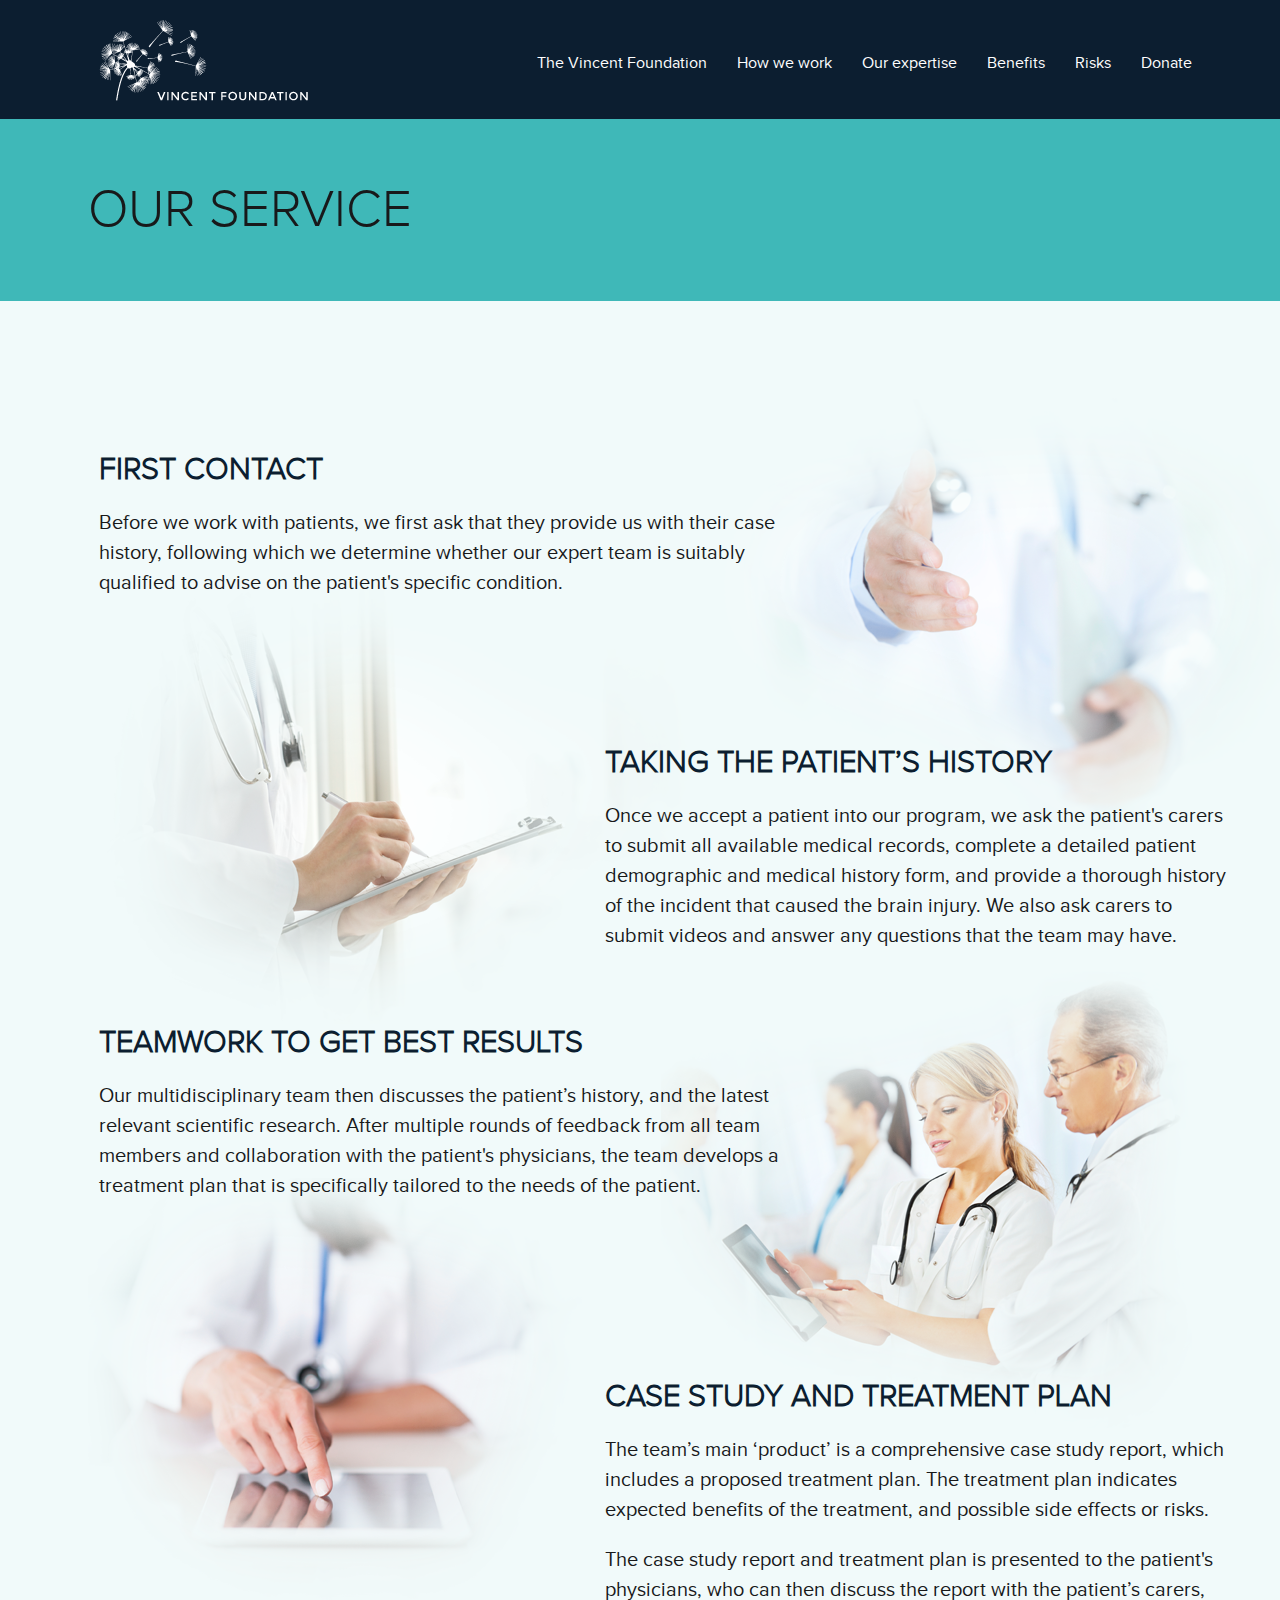
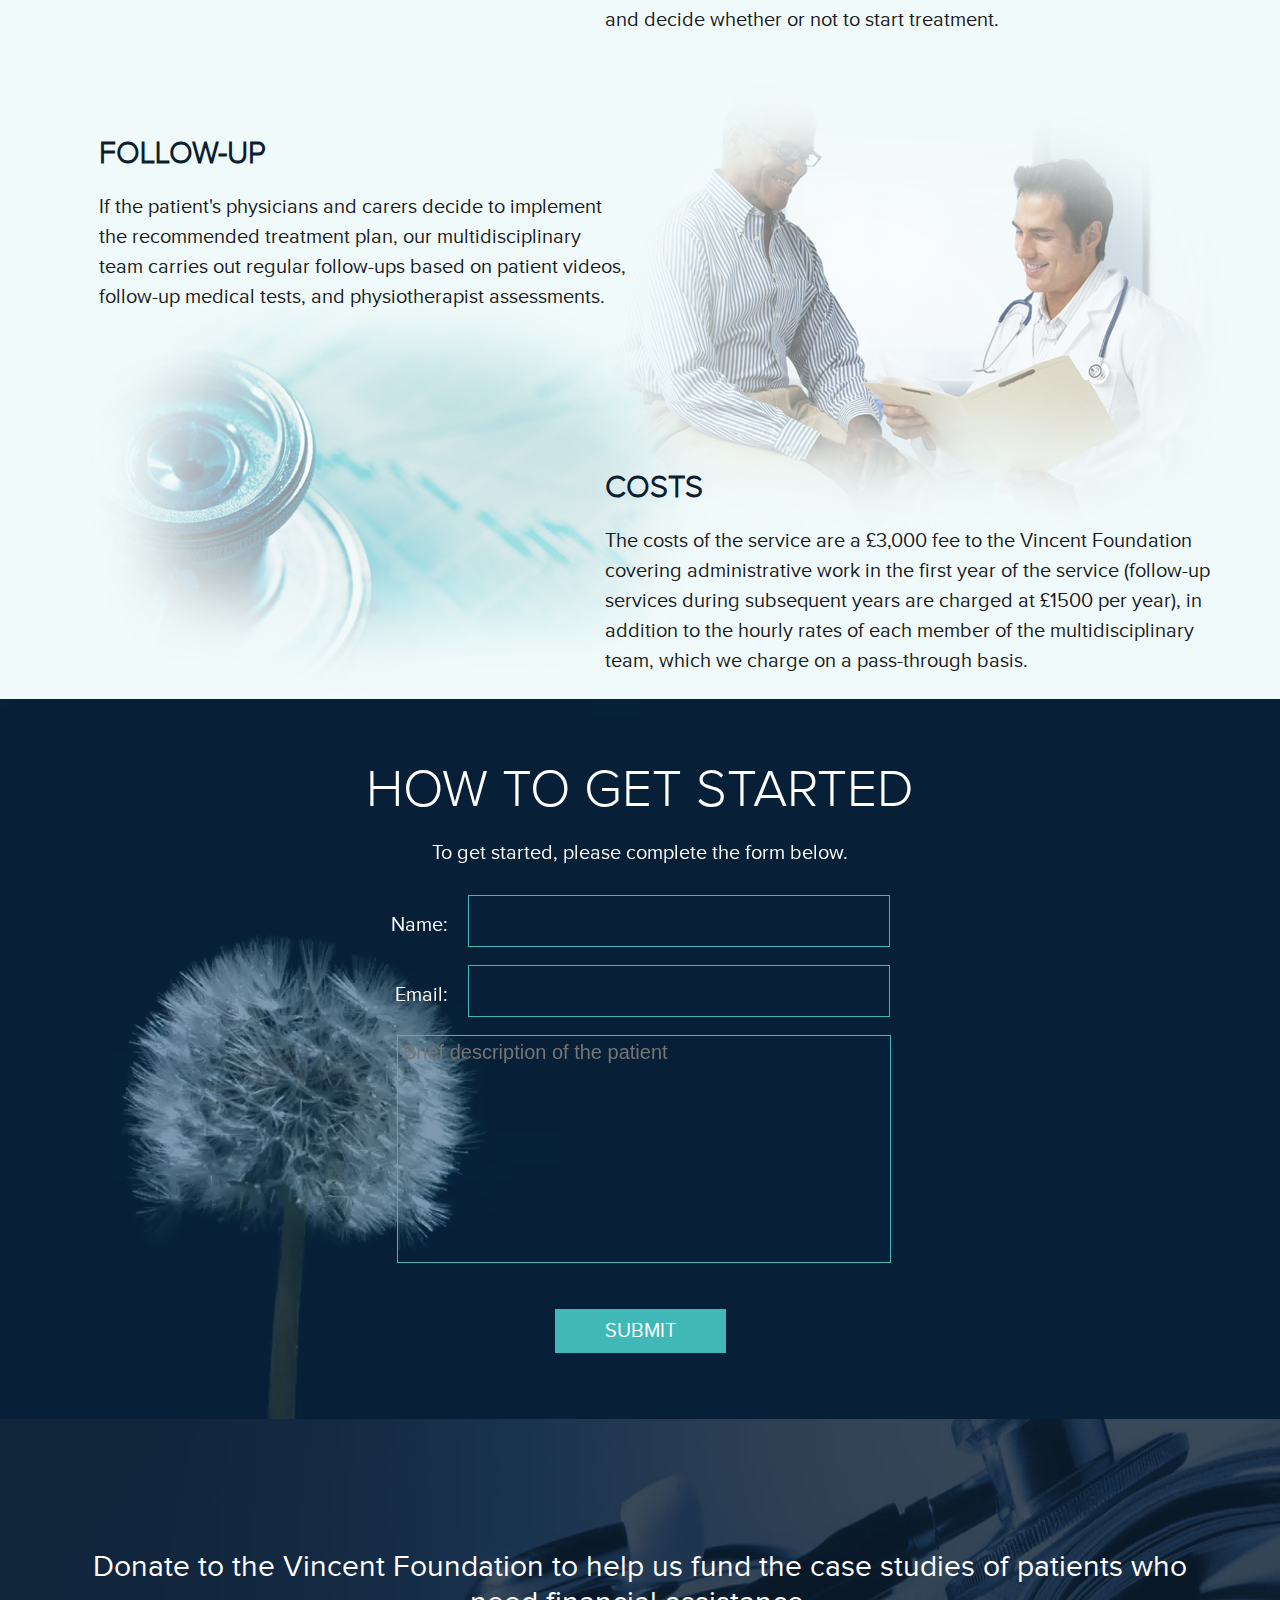
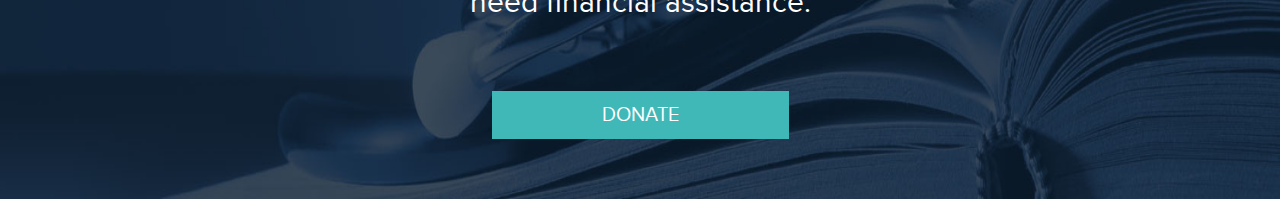
<file: how-we-work.html>
<!DOCTYPE html>
<html>
    <head>
        <title>Vincent Foundation</title>
        <meta charset="UTF-8">
        <meta name="viewport" content="width=device-width, initial-scale=1.0">
        <link rel="stylesheet" href="css/style.css">
        <link rel="stylesheet" href="css/grid.css">
        <link rel="stylesheet" href="css/fonts.css">
        <link rel="stylesheet" href="css/reset.css">
        <script type="text/javascript" src="js/jquery.js"></script>
    </head>
    <body>
        <div class="menu-inner">
            <div class="wrapper">
                <div class="container_12">
                    <div class="menu-holder">
                        <div class="grid_3 logo left">
                            <a href="index.html"><img src="img/logo.png"></a>
                        </div>
                        <div class="btn-mobile right"></div>
                        <div class="grid_9 menu-right right mr0">
                            <ul>
                                <li><a href="#">Donate</a></li>
                                <li><a href="#">Risks</a></li>
                                <li><a href="benefits.html">Benefits</a></li>
                                <li><a href="experts.html">Our expertise</a></li>
                                <li><a href="how-we-work.html">How we work</a></li>
                                <li><a href="foundation.html">The Vincent Foundation</a></li>
                            </ul>
                        </div>
                    </div>

                </div>
            </div>
        </div>
        <div class="service-content title">
            <div class="wrapper">
                <div class="container_12">
                    <h2>Our service</h2>
                </div>
            </div>
            <div class="clearfix"></div>
        </div>
        <div class="bgcolor1 service">
            <div class="wrapper">
                <div class="container_12">
                    <div class="grid_8 left">
                        <h3 class="uppercase">First contact</h3>
                        <p>Before we work with patients, we first ask that they provide us with their case history, following which we determine whether our expert team is suitably qualified to advise on the patient's specific condition.</p>
                    </div>
                    <img class="right" src="img/bg-content1.png">
                    <img class="left" src="img/bg-content2.png">
                    <div class="grid_7 push_0-5 mt-280 right">
                        <h3 class="uppercase">Taking the patient’s history</h3>
                        <p>Once we accept a patient into our program, we ask the patient's carers to submit all available medical records, complete a detailed patient demographic and medical history form, and provide a thorough history of the incident that caused the brain injury. We also ask carers to submit videos and answer any questions that the team may have.</p>
                    </div>
                </div>
                <div class="container_12 mt50">
                    <div class="grid_8 left">
                        <h3 class="uppercase">Teamwork to get best results</h3>
                        <p>Our multidisciplinary team then discusses the patient’s history, and the latest relevant scientific research. After multiple rounds of feedback from all team members and collaboration with the patient's physicians, the team develops a treatment plan that is specifically tailored to the needs of the patient.</p>
                    </div>
                    <img class="right mr0" src="img/bg-content3.png">
                    <div class="clear"></div>
                    <img class="left" src="img/bg-content4.png">
                    <div class="grid_7 push_0-5 mt-280 right">
                        <h3 class="uppercase mt50">Case study and treatment plan</h3>
                        <p>The team’s main ‘product’ is a comprehensive case study report, which includes a proposed treatment plan. The treatment plan indicates expected benefits of the treatment, and possible side effects or risks.</p>
                        <p>The case study report and treatment plan is presented to the patient's physicians, who can then discuss the report with the patient’s carers, and decide whether or not to start treatment.</p>
                    </div>
                </div>
                <div class="clearfix"></div>
                <div class="container_12 mt80">
                    <div class="grid_6 left">
                        <h3 class="uppercase">Follow-up</h3>
                        <p>If the patient's physicians and carers decide to implement the recommended treatment plan, our multidisciplinary team carries out regular follow-ups based on patient videos, follow-up medical tests, and physiotherapist assessments.</p>
                    </div>
                    <img class="right mr-50" src="img/bg-content5.png">
                    <div class="clear"></div>
                    <img class="left" src="img/bg-content6.png">
                    <div class="grid_7 push_0-5 mt-280 right">
                        <h3 class="uppercase mt50">Costs</h3>
                        <p>The costs of the service are a £3,000 fee to the Vincent Foundation covering administrative work in the first year of the service (follow-up services during subsequent years are charged at £1500 per year), in addition to the hourly rates of each member of the multidisciplinary team, which we charge on a pass-through basis.</p>
                    </div>
                </div>
            </div>
            <div class="clearfix"></div>
        </div>


        <div class="clearfix"></div>
        <div class="service-unit">
            <div id="video-container">
                <video id="videodown" autoplay loop class="fillWidth">
                    <source src="bg-video.mp4" type="video/mp4"/>
                    <source src="bg-video.ogv" type="video/ogv"/>
                    <source src="bg-video.webm" type="video/webm"/>
                    Your browser does not support the video tag. I suggest you upgrade your browser.
                </video>
                <div id="div_on_video3" class="video-holder works-footer">
                    <div class="wrapper">
                        <div class="container_12">
                            <h2 class="color1">How to get started</h2>
                            <p class="color1">To get started, please complete the form below.</p>
                            <div class="form-holder">
                                <form>
                                    <span class="right" >
                                        <input type="text" name="user">
                                    </span>
                                    <label class="color1 right">Name:</label>
                                    <div class="clear"></div>

                                    <span class="right" >

                                        <input type="email" name="email">
                                    </span>
                                    <label class="color1 right">Email:</label>
                                    <span class="textarea-holder">
                                        <textarea class="color1" rows="24" cols="52" placeholder="Brief description of the patient"></textarea>
                                    </span>

                                </form>
                                <a href="#" class="btn-find">
                                    <div class="color1">
                                        submit
                                    </div>
                                </a>
                            </div>
                        </div>
                    </div>
                </div>
            </div><!-- end video-container -->
        </div><!-- end .header-unit -->
         <div class="footer">
            <div class="wrapper">
                <div class="container_12 text-center">

                    <p class="color1">Donate to the Vincent Foundation to help us fund the case studies of patients who need financial assistance.</p>
                    <a href="#" class="btn-find">
                        <div class="color1 uppercase">
                            donate
                        </div>
                    </a>
                </div>
            </div>
        </div>
        <script>
            function videoHigh() {

                var w = $(window).width();
                var hd = $('#videodown').height();





                $('.service-unit').css('height', hd - 40) + "!important";
                $('span.textarea-holder').css('height', hd - 500) + "!important";

            }
            $(window).on('resize', function() {
                videoHigh();
            });
            $(window).on('load', function() {
                videoHigh();
            });
            $(".btn-mobile").click(function() {
                $('.menu-right ul').toggle();
            });
            $(".menu-right ul li").click(function() {
                if (w < 850) {
                    $('.menu-right ul').toggle();
                }

            });
            $(window).on('resize', function() {
                var w = $(window).width();
                if (w > 850) {
                    $('.menu-right ul').show();
                }
            });
        </script> 
    </body>
</html>
</file>
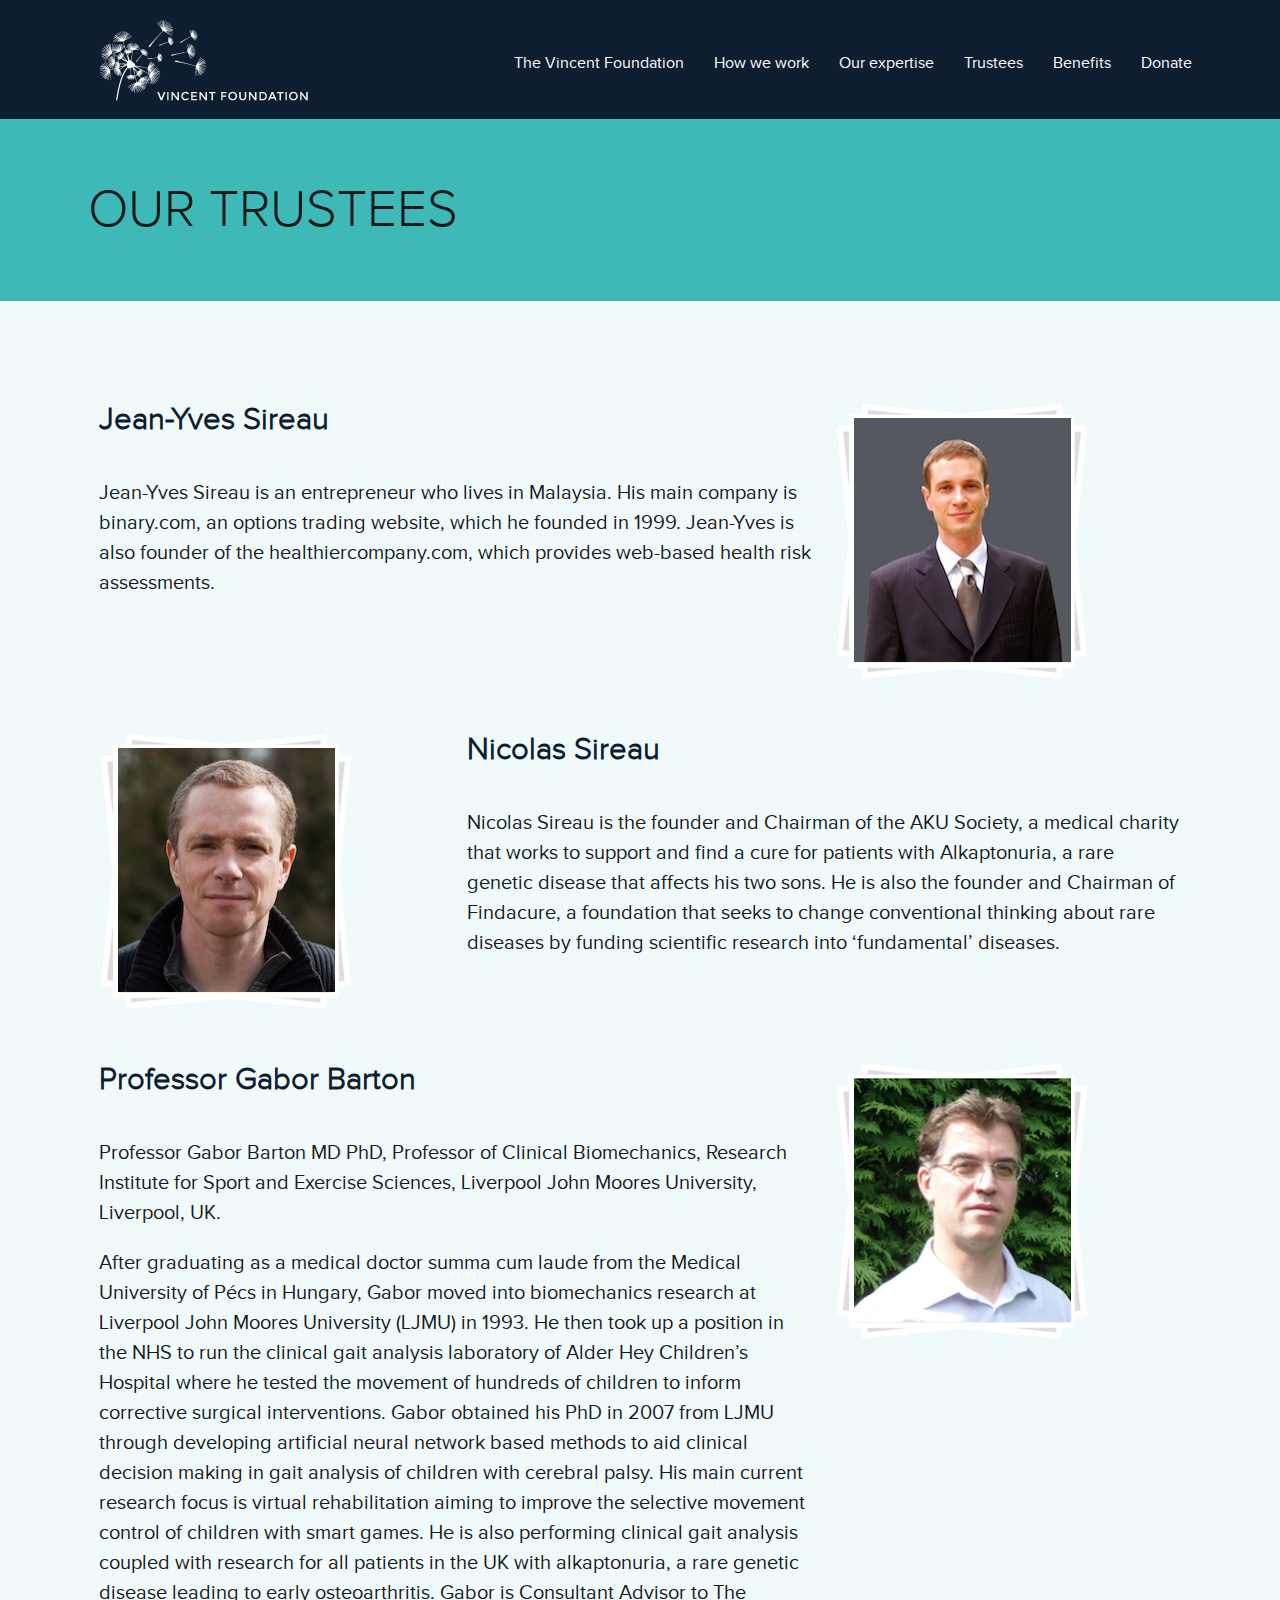
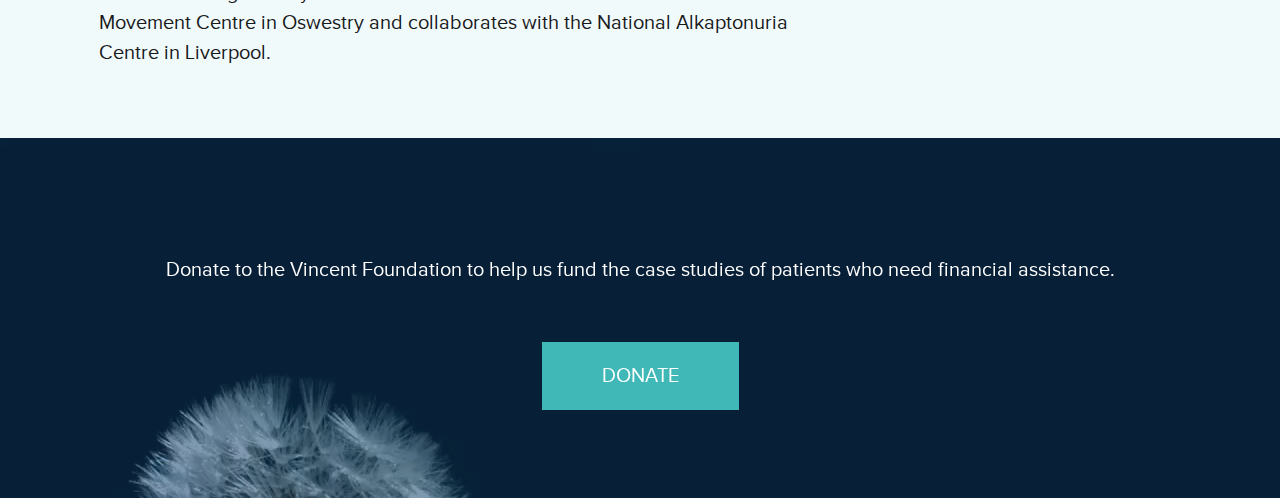
<file: trustees.html>
<!DOCTYPE html>
<html>

<head>
    <title>Vincent Foundation</title>
    <meta charset="UTF-8">
    <meta name="viewport" content="width=device-width, initial-scale=1.0">
    <link rel="stylesheet" href="css/style.css">
    <link rel="stylesheet" href="css/grid.css">
    <link rel="stylesheet" href="css/fonts.css">
    <link rel="stylesheet" href="css/reset.css">
    <script type="text/javascript" src="js/jquery.js"></script>
</head>

<body class="bgcolor1">
    <!-- Google Tag Manager -->
    <noscript>
        <iframe src="//www.googletagmanager.com/ns.html?id=GTM-K8T43V" height="0" width="0" style="display:none;visibility:hidden"></iframe>
    </noscript>
    <script>
    (function(w, d, s, l, i) {
        w[l] = w[l] || [];
        w[l].push({
            'gtm.start': new Date().getTime(),
            event: 'gtm.js'
        });
        var f = d.getElementsByTagName(s)[0],
            j = d.createElement(s),
            dl = l != 'dataLayer' ? '&l=' + l : '';
        j.async = true;
        j.src =
            '//www.googletagmanager.com/gtm.js?id=' + i + dl;
        f.parentNode.insertBefore(j, f);
    })(window, document, 'script', 'dataLayer', 'GTM-K8T43V');
    </script>
    <!-- End Google Tag Manager -->
    <div class="menu-inner">
        <div class="wrapper">
            <div class="container_12">
                <div class="menu-holder">
                    <div class="grid_3 logo left">
                        <a href="index.html"><img src="img/logo.png"></a>
                    </div>
                    <div class="btn-mobile right"></div>
                    <div class="grid_9 menu-right right mr0">
                        <ul>
                            <li><a href="#">Donate</a></li>
                            <li><a href="benefits.html">Benefits</a></li>
                            <li><a href="trustees.html">Trustees</a></li>
                            <li><a href="experts.html">Our expertise</a></li>
                            <li><a href="how-we-work.html">How we work</a></li>
                            <li><a href="foundation.html">The Vincent Foundation</a></li>
                        </ul>
                    </div>
                </div>
            </div>
        </div>
    </div>
    <div class="service-content title">
        <div class="wrapper">
            <div class="container_12">
                <h2>Our Trustees</h2>
            </div>
        </div>
    </div>
    <div class="clearfix"></div>
    <div class="experts">
        <div class="wrapper pt50 pb50">
            <div class="container_12">
                
                <div class="grid_8 left mt50">
                    <h3>Jean-Yves Sireau</h3>
                    <p>Jean-Yves Sireau is an entrepreneur who lives in Malaysia. His main company is binary.com, an options trading website, which he founded in 1999. Jean-Yves is also founder of the healthiercompany.com, which provides web-based health risk assessments.</p>
                </div>
                <div class="grid_4 right mt50">
                    <div class="img-holder">
                        <img src="img/JY.jpg">
                    </div>
                </div>
            </div>
            <div class="clearfix"></div>
            <div class="container_12">
                <div class="grid_4 left mt50">
                    <div class="img-holder">
                        <img class="left expert" src="img/nick.jpeg">
                    </div>
                </div>
                <div class="grid_8 left  mt50">
                    <h3>Nicolas Sireau</h3>
                    <p>Nicolas Sireau is the founder and Chairman of the AKU Society, a medical charity that works to support and find a cure for patients with Alkaptonuria, a rare genetic disease that affects his two sons. He is also the founder and Chairman of Findacure, a foundation that seeks to change conventional thinking about rare diseases by funding scientific research into ‘fundamental’ diseases.</p>
                </div>
            </div>
            <div class="clearfix"></div>
            <div class="container_12">
                <div class="grid_8 left mt50">
                    <h3>Professor Gabor Barton</h3>
                    <p>Professor Gabor Barton MD PhD, Professor of Clinical Biomechanics, Research Institute for Sport and Exercise Sciences, Liverpool John Moores University, Liverpool, UK.</p>
                    <p>After graduating as a medical doctor summa cum laude from the Medical University of Pécs in Hungary, Gabor moved into biomechanics research at Liverpool John Moores University (LJMU) in 1993. He then took up a position in the NHS to run the clinical gait analysis laboratory of Alder Hey Children’s Hospital where he tested the movement of hundreds of children to inform corrective surgical interventions. Gabor obtained his PhD in 2007 from LJMU through developing artificial neural network based methods to aid clinical decision making in gait analysis of children with cerebral palsy. His main current research focus is virtual rehabilitation aiming to improve the selective movement control of children with smart games. He is also performing clinical gait analysis coupled with research for all patients in the UK with alkaptonuria, a rare genetic disease leading to early osteoarthritis. Gabor is Consultant Advisor to The Movement Centre in Oswestry and collaborates with the National Alkaptonuria Centre in Liverpool.</p>
                </div>
                <div class="grid_4 right mt50">
                    <div class="img-holder">
                        <img src="img/gabor.png">
                    </div>
                </div>
                
                <div class="clearfix"></div>
                <!-- <div class="grid_4 left mt50">
                        <div class="img-holder">
                            <img class="left expert" src="img/expert1.jpg">
                        </div>
                    </div>
                    <div class="grid_8 left mt50">
                        <h3>Dr. Harward Prinstone</h3>
                        <p>Lorem ipsum dolor sit amet, consectetur adipisicing elit, sed do eiusmod tempor incididunt ut labore et dolore magna aliqua. Ut enim ad minim veniam, quis nostrud exercitation ullamco laboris nisi ut aliquip ex ea commodo consequat. Duis aute irure dolor in reprehenderit in voluptate velit esse cillum dolore eu fugiat nulla pariatur. Excepteur sint occaecat cupidatat non proident, sunt in culpa qui officia deserunt mollit anim id est laborum.</p>
                    </div> -->
            </div>
        </div>
    </div>
    <div class="content-unit">
        <div id="video-container">
            <video id="videodown" autoplay loop class="fillWidth">
                <source src="bg-video.mp4" type="video/mp4" />
                <source src="bg-video.ogv" type="video/ogv" />
                <source src="bg-video.webm" type="video/webm" /> Your browser does not support the video tag. I suggest you upgrade your browser.
            </video>
            <div id="div_on_video" class="video-holder">
                <div class="wrapper">
                    <div class="container_12 text-center">
                        <p class="color1">Donate to the Vincent Foundation to help us fund the case studies of patients who need financial assistance.</p>
                        <a href="#" class="btn-find">
                            <div class="color1 uppercase">
                                donate
                            </div>
                        </a>
                    </div>
                </div>
            </div>
        </div>
    </div>
    <script>
    function videoHigh() {
        var h = $('#videotop').height();
        var w = $(window).width();
        var hd = $('#videodown').height();


        $('.header-unit').css('height', h - 40) + "!important";
        if (hd > 320) {
            $('.content-unit').css('height', 320) + "!important";
        } else {
            $('.content-unit').css('height', hd - 40) + "!important";
        }
    }
    $(window).on('resize', function() {
        videoHigh();
    });
    $(window).on('load', function() {
        videoHigh();
    });
    $(".btn-mobile").click(function() {
        $('.menu-right ul').toggle();
    });
    $(".menu-right ul li").click(function() {
        if (w < 850) {
            $('.menu-right ul').toggle();
        }

    });
    $(window).on('resize', function() {
        var w = $(window).width();
        if (w > 850) {
            $('.menu-right ul').show();
        }
    });
    </script>
</body>

</html>
</file>
<file: css/style.css>
h2 {
    
    font-family: 'proxima-light';
}

h3 {
    font-size: 155.55%;
    font-family: 'proxima-light';
    color: #0c1e30;
}
.header-unit {
    height: 900px;
    border-right:none;
    border-left: none;
    position: relative;
    padding: 20px;
}
.content-unit {
    height: 320px;
    border-right:none;
    border-left: none;
    position: relative;
    padding: 20px;
}
.service-unit {
    height: 600px;
    border-right:none;
    border-left: none;
    position: relative;
    padding: 20px;
}
.service-unit video {
    top: 0;
}
.btn-mobile {
    background: url('../img/mobile.png') no-repeat center center transparent;
    width: 50px;
    height: 51px;
    display: none;
    cursor: pointer;
}
#video-container {
    position: absolute;
}
#video-container {
    top:0%;
    left:0%;
    height:100%;
    width:100%;
    overflow: hidden;
}
#div_video {
    width: 100%;
    height: 100%;
    position: absolute;
    top: 0;
    left:0;
    z-index: 500;
    padding: 0;
    margin: 0;

}
#div_on_video {
    width: 100%;
    height: 100%;
    position: absolute;
    top: 0;
    left:0;
    z-index: 500;
    padding: 0;
    margin: 0;
    text-align: center;
    padding-top: 100px;
}
#div_on_video3 {
    width: 100%;
    height: 100%;
    position: absolute;
    top: 0;
    left:0;
    z-index: 500;
    padding: 0;
    margin: 0;
    text-align: center;
    padding-top: 60px;
}
#div_on_video h2, #div_on_video3 h2 {
    text-transform: uppercase;
    font-size: 266.67%;
    font-weight: 100;
}
.service-content h2, .foundation-title h2 {
     text-transform: uppercase;
    font-size: 266.67%;
     font-weight: 100;
}
#div_on_video span, #div_on_video3 span {
    height: 50px;
    width: 40%;
    border: 1px solid #3fb8b8;
    display: inline-block;
    margin-top: 30px;

}
#div_on_video3 span, #div_on_video3 label {
    margin-top: 10px!important;
}
#div_on_video span input, #div_on_video3 span input  {
    background: transparent;
    border: none;
    color: #fff;
    float: left;
    width: 87%;
    margin: 4px 3px ;
    padding: 10px 0 10px 0;
    text-indent: 10px;
}
#div_on_video3 span input {
    width: 96.5%;
}
.works-footer span {
    width: 70%!important;
    margin-right: 50px;
    margin-left: 20px;
}
.works-footer label {
    margin-top: 30px;
    line-height: 300%;
    float: right;
}
.works-footer textarea {
    background: transparent;
    border: none;
    resize: none;

}
span.textarea-holder {
    padding: 3px!important;
    /*height: 600px;*/
    width: 81%!important;
    margin-right: 12px!important;
    text-align: left!important;
    overflow: hidden;
}
.form-holder {
    margin: 0 auto;
    max-width: 600px;
}
span.arrow-right-transparent {
    border-left: 1px solid #fff!important;
    border-bottom: none!important;
    border-right: none!important;
    border-top: none!important;
    background: url('../img/arrow-right.png') no-repeat center center transparent;
    float: left;
    width: 40px!important;
    height:40px!important;
    padding: 0!important;
    margin-top: 5px!important;
}
video {
    position:absolute;
    z-index:0;
}
video.fillWidth {
    width: 100%;
}
.video-holder {
    width: 100%;
    height: 100%;
    background-image: url('../img/opacity.png');
    background-repeat: repeat;

}
.wrapper {
    margin: 0 auto;
    max-width: 1200px;
}
.menu-right {
    /*    padding-top: 10px;*/
}
.menu-holder {
    height: 99px;
    width: 100%;
    border-bottom: 1px solid #fff;
    padding-top: 20px;
}
.menu-right ul {
    list-style: none;

}
.menu-right ul li {
    float: right;
    padding: 10px 15px;
}
.menu-right ul li:first-child {
    padding-right: 0;
}
.menu-right ul li a {
    color: #fff;
    font-family: 'proxima-regular';
    font-size: 77.78%;
}
.mb50 {
    margin-bottom: 50px!important;
}
.ml0 {
    margin-left: 0!important;
}
.mr0 {
    margin-right: 0!important;
}
.mr-50 {
    margin-right: -50px!important;
}
.ml-200 {
    margin-left: -200px!important;
}
.left {
    float: left!important;
}
.right {
    float: right!important;
}
.nleft {
    float: left!important;
}
.nright {
    float: right!important;
}
.title-holder {
    margin: 0 auto;
    width: 100%;
    text-transform: uppercase;
    text-align: center;
}
.bold {
    font-family: 'proxima-bold';
}
.color1 {
    color: #fff;
}
.pt50 {
    padding-top: 50px;
}
.pb50 {
    padding-bottom: 50px;
}
.mt200 {
    margin-top: 200px;
}
.mt50 {
    margin-top: 50px;
}
.mt80 {
    margin-top: 80px;
}
.mt-50 {
    margin-top: -50px;
}
.mt-100 {
    margin-top: -100px;
}
.mt-280 {
    margin-top: -280px;
}
.uppercase {
    text-transform: uppercase;
}
.relative {
    position: relative;
    z-index: 600;
}
.title-holder h2 {
    font-size: 266.67%;
     font-weight: 100;
}

.title-holder p {
    font-family: 'proxima-regular';
    text-transform: none;
    margin-bottom: 40px;
}
#div_on_video3 .btn-find div {
    text-transform: uppercase;
    padding: 10px 50px;
}
.btn-find {
    margin-top: 40px;
    display: inline-block;
    background-color: #3fb8b7;
}
.btn-find div{
    padding: 22px 60px;  
}
.btn-findout {
    margin-top: 40px;
    display: inline-block;
    background-color: #0c1e30;
    float: left;
    margin-bottom: 20px;
}
.btn-findout div{
    padding: 14px 60px; 
    float: left;
    text-transform: uppercase;
    color: #fff;
}
.arrow {
    margin-top: 170px;
    display: inline-block;
}
.arrow-right {
    background: url('../img/arrow-right.png') no-repeat center center #3fb8b8;
    float: left;
    width: 50px;
    height:53px;
    padding: 0!important;
}
.content {
    width: 100%;
    float: left;
}
.content p {
    margin-bottom: 40px;
    line-height: 140%;
}
.content.first {
    background: url('../img/content1.jpg') no-repeat top center;
    background-size: 100% 100%;
    padding: 35px 0 20px;
   -moz-box-sizing: border-box;
    -webkit-box-sizing: border-box;
   
}
.content h2 {
    margin-top: 30px;
}
.content.second {
    background: url('../img/content2.jpg') no-repeat top center;
    background-size: 100% auto!important;
    padding: 35px 0 0;
    -moz-box-sizing: border-box;
    -webkit-box-sizing: border-box;
     height: 800px;
}
.content.third {
    background: url('../img/content3.jpg') no-repeat top center;
    background-size: 100% auto!important;
    padding: 35px 0 0;
    -moz-box-sizing: border-box;
    -webkit-box-sizing: border-box;
      height: 800px;
}
.content.fourth {
    background: url('../img/content4.jpg') no-repeat top center;
    background-size: 100% auto!important;
    padding: 35px 0 0;
    -moz-box-sizing: border-box;
    -webkit-box-sizing: border-box;
      height: 800px;
}
.content.fifth {
    background: url('../img/content5.jpg') no-repeat top center;
    background-size: 100% auto!important;
    padding: 35px 0 0;
    -moz-box-sizing: border-box;
    -webkit-box-sizing: border-box;
     height: 800px;
}
.second h2, .third h2, .fourth h2, .fifth h2 {
    text-transform: uppercase;
    margin-bottom: 20px;
    font-size: 266.67%;
     font-weight: 100;
}
.centered {
    display: inline-block;
}
.circle-holder {
    width: 100%;
    margin-top: -80px;  
}
.circle-mid {
    background: url('../img/circle-mid.png') no-repeat center center;
    background-size: auto auto;
    width: 26%;
    height: 280px;
    text-align: center;
    /*font-family: 'ralewaymedium';*/
    font-family: 'proxima-regular';
    text-transform: uppercase;
    color: #fff;
}
.circle-left {
    background: url('../img/circle-left.png') no-repeat center center;
    background-size: auto auto;
    width: 26%;
    height: 280px;
    padding: 0 20px 0;
    text-align: center;
    font-family: 'proxima-regular';
    /*font-family: 'ralewaymedium';*/
    text-transform: uppercase;
    color: #fff;
}
.circle-right {
    background: url('../img/circle-right.png') no-repeat center center;
    background-size: auto auto;
    width: 26%;
    height: 280px;
    padding: 0 20px 0;
    text-align: center;
    font-family: 'proxima-regular';
/*    font-family: 'ralewaymedium';*/
    text-transform: uppercase;
    color: #fff;
}
.text-center {
    text-align: center;
}
.circle-mid div {
    padding: 120px 0 0;
}
.circle-left div {
    padding: 120px 0 0;
}
.circle-right div {
    padding: 90px 0 0;
}
.footer {
    background: url('../img/footer-bg.jpg') no-repeat top center;
    background-size: 100% 100%;
    padding: 100px 0 60px;
}
.footer .btn-find div{
    padding: 12px 110px;
}
.footer p {
    font-size: 150%;
}
.menu-inner {
    width: 100%;
    background-color: #0c1e30;
}
.menu-inner .menu-holder {
    border-bottom: none;
}
.menu-holder ul li:hover a{
    color:#3fb8b8;
}
.service-content {
    width: 100%;
    padding: 60px 0;
    text-transform: uppercase;
    background: #3fb8b8;
}
.bgcolor1 {
    background-color: #f1fafa;
}
.bg-content1 {
    background: url('../img/bg-content1.png') no-repeat 120% top transparent;
    background-size: auto auto;
    padding: 80px 0 60px;
    height:200px;
}
.bg-content2 {
    background-color: transparent;
    background-image: url('../img/bg-content2.png');
    background-repeat: no-repeat;
    background-position: top left;
    background-size: auto auto;
    height:450px;
}
.service p, .experts p, .foundation-title p, .foundation p  {
    line-height: 150%; 
}
.service {
    padding-top: 100px;
}
.service img {
    position: relative;
    z-index: 0;
    margin-top: -250px;
}
.service img.right {
    margin-right: -150px;
}
.service img.left {
    margin-left: 0;
}
.service h3, .service p {
    position: relative;
    z-index: 150;
}
.benefit img {
    position: relative;
    z-index: 0;
    margin-top:0;
}
.benefit img.right {
    margin-right: -150px;
}
.benefit img.left {
    margin-left: 0;
}
.benefit h3, .benefit p {
    position: relative;
    z-index: 150;
}
.benefit p {
    line-height: 150%;
}
.img-holder {
    background: url('../img/img-holder.png') no-repeat center center transparent;
    background-size: 99% auto;

    height:280px;
    width: 255px;
}
.img-holder img {
    margin: 17px 19px 19px;
    width: 85.1%;
    height: 87.2%;
}
.experts h3 {
    margin-bottom: 40px;
}
.bgcolor2 {
    background: #0c1e30;
}
.foundation {
    padding: 50px 0 100px;
    width: 100%;
}
.foundation h2{
    font-size: 266.67%;
     font-weight: 100;
}
.foundation-title {
    background: url('../img/bg-content7.jpg') no-repeat 100% top transparent;
    background-size: 100% 100%;
    padding: 100px 0 160px;
    
}
.foundation-title h2 {
    margin-bottom: 50px;

}
.foundation iframe {
    border: 5px solid #fff;
}


/*---responsive---*/

@media (max-width: 1730px){
        .content.second, .content.third, .content.fourth, .content.fifth {
       height: 700px;
    }
}
@media (max-width: 1508px){
        .content.second, .content.third, .content.fourth, .content.fifth {
       height: auto;
    }
/*    .content.third {
        width: 100%;
        background-size: 100% 100%!important;
    }*/
}

@media (max-width: 1445px){
    .title-holder{ 
        margin-top: 100px;
    }
}
@media (max-width: 1408px){
    .content.second .btn-findout {
        margin-top: 10px;
    }
}
@media (max-width: 1360px) and (min-width: 1252px) {
    .content.fourth {
         background-size: 100% auto!important;
    }
}
@media (max-width: 1340px){
/*     .content.first, .content.second, .content.third, .content.fourth, .content.fifth {
        padding-top: 0!important;
       
       
    }*/
/*    .content.second {
        background-size: 100% 100%!important;
    }
    .content.third {
         background-size: 100% auto!important;
    }*/
.content.second {
    background-size: 100% auto!important;
}
     .content.fifth {
         background-size: 100% auto!important;
         background-position: bottom left
    }
    .content p {
        font-size: 90%;
        line-height: 100%;
        margin-bottom: 20px;
    }
    .btn-findout {
        margin-top: 0;
    }
/*    .content.first h2, .content.second h2, .content.third h2, .content.fourth h2, .content.fifth h2 {
        margin: 20px 0 0;
    }*/
}
@media (max-width: 1270px){
    .arrow{ 
        margin-top: 100px!important;
    }
   
    .footer {
     padding: 30px 0 50px;}
}
@media (max-width: 1200px){
    .circle-left, .circle-mid, .circle-right {
       float: left;
    }
    
    
    .circle-holder {
        margin-top: 0;
    }
    .circle-right {
        margin-top: -210px;
        left: 26%!important;
        top: -70px;
    }
    .circle-left {
        margin-top: -210px;
        left: 30%!important;
         top: -70px;
    }
    .circle-mid {
        width: 31.333%;
    }
}
@media (max-width: 1140px){
    .arrow{ 
        margin-top: 10px!important;
    }
    .foundation-title {
        padding-top: 30px;
    }
    #div_on_video3 span {
        height: 30px;
    }
    #div_on_video3 span input {
        padding: 0;
        margin: 4px 3px;
        width: 99%;
    }
    #div_on_video3 label {
        line-height: 130%;
    }
    span.textarea-holder {
    height: 50px!important;
    }
    .second h2, .third h2, .fourth h2, .fifth h2 {
    font-size: 166.67%;
   
}
}
@media (max-width: 1000px){
    #div_on_video span input {
        width: 85%;
    }
    .foundation-title .grid_8.nleft {
        width: 100%;
    }
    .foundation .grid_7.nleft {
        width: 100%;
        text-align: center;
    }
    .foundation .grid_4.frame {
        width: 100%;
    }
    .foundation .grid_8.push_1 {
        width: 100%;
        left: 0;
    }
/*   .content p {
        margin-bottom: 20px;
        line-height: 110%;
    }*/
    .btn-findout {
        margin-top: 0;
    }
    
}
@media (max-width: 990px){
    .title-holder{ 
        margin-top: 50px;
    }
    
    .circle-left, .circle-mid, .circle-right {
       background-size: 100% 100%;
       
    }
/*    .circle-left, .circle-right {
        float: left;
        width: 50%;
    }*/
}
@media (max-width: 985px){
     .circle-left, .circle-right{
  width: 27%!important;
    }
    
    .circle-right {
        margin-left: 25px!important;
    }
}
@media (max-width: 970px){
    .menu-right ul li a {
        font-size: 60%;
      
    }
        .content.second, .content.third, .content.fourth{
        background-size: 100% auto!important;
       background-position: top right;
       
    }
    .content p {
        font-size: 80%;
    }
   
}
@media (max-width: 915px){
    #div_on_video span input, #div_on_video3 span input {
        width: 80%;
    }
    .foundation-title h2 {
        margin-bottom: 10px;
    }
}
@media (max-width: 890px){
    .btn-find{ 
        margin-top: 0px;
    }
    #div_on_video3 .btn-find{ 
        margin-top: 10px;
    }
          .content.second, .content.third, .content.fourth, .content.fifth{
        background-size: 100% 100%!important;
       background-position: top right;
       
    }
}
@media (max-width: 850px){
    .btn-mobile {
        display:block;
        margin-top: 10px;
    }
    .foundation-title {
   
    padding-bottom: 30px;
    
}
    .menu-right ul li{ 
        float:none;
        text-align: center;
        padding: 5px 10px!important;
        background: rgba(0,0,0,0.7);
    }
    
    .menu-right ul{
        display: none;
        position: absolute;
        top: 0;
        width: 50%;
        z-index: 9999;
        right: 0;
    }
    .menu-right ul li a {
        font-size: 80%;
    }
    img.special {
        margin-top: 0px;
    }
}
@media (max-width: 830px){
    .circle-left {
        margin-left: 20px!important;
    }
    .foundation-title p {
        margin: 0;
        font-size: 60%;
    }
}
@media (max-width: 815px){
    .second h2, .third h2, .fourth h2, .fifth h2, .title-holder h2, .foundation h2, .foundation-title h2 {
        font-size: 166.67%;
    }
    .foundation h2 {
        margin-bottom: 0;
    }
    #div_on_video h2, #div_on_video3 h2 {
       font-size: 166.67%; 
    }
}
@media (max-width: 780px){
    .btn-find div {
padding: 10px 60px;
}

.service .grid_8.left, .service .grid_7.right, .service .grid_6.left {
    width: 100%;
}
.benefit .grid_7, .benefit .grid_6 {
    width: 100%!important;
    left: 0!important;
    margin-top: 0;
}
.benefit img {
    width: 150%;
}
.benefit .grid_5.push_1 {
  left: 55%;  
}
.benefit .grid_4.left {
    margin-top: 100px;
}
.benefit img.right {
margin-right: -350px;
}
.title-holder p {
    margin-bottom: 10px;
}
.experts .grid_8, .experts .grid_4 {
    width:100%!important;
}
.experts .grid_4.right .img-holder{
    float: right
}
}
@media (max-width: 715px){
    #div_on_video span , #div_on_video3 span {
        width: 80%;
    }
    img.left {
    margin-top: -100px;
}
img.expert {
    margin-top: 18px;
}
/*.benefit .grid_7.left, .benefit .grid_7.right, .benefit .grid_8.right, .benefit .grid_5.left, .benefit .grid_5.right, .benefit .grid_4.right, .benefit .grid_4.left{
    width: 100%;
}*/
/*.benefit img {
    position: absolute;
    top: 0;
    margin:0!important
}
img.special {
    top: 150px;
}
img.special1 {
    top: -250px;
}*/
}
@media (max-width: 670px){
    .arrow {
        display: none;
    }
    #div_video logo.left img {
        display: block;
        width: 100%;
    }
    .inner-circle {
       margin-right: 20px;
    }
    .centered, .circle-mid {
   display: none;
}
#div_on_video3 .btn-find{ 
       position: absolute;
       left: 10px;
       top: 10px;
    }
}
@media (max-width: 640px){
    .content .container_12 .grid_8, .content .container_12 .grid_6 {
        width: 100%;
    }
    .content p {
        text-shadow: 1px 1px #FFFFFF;
    }
    img.special {
        margin-top: 120px;
    }
}
@media (max-width: 600px){
    .title-holder {
margin-top: 0;
}
#div_on_video3 p {
    margin: 0;
}
.menu-right ul{
        display: none;
        position: absolute;
        top: -65px;
        width: 50%;
        z-index: 9999;
        right: 55px;
    }
}
@media (max-width: 570px){
    p, a div {
        font-size: 80%;
    }
    .btn-findout div {
   
    padding: 18px 60px 10px;
   
}
    .benefit .grid_4.left {
    margin-top: 10px;
}
   
}
@media (max-width: 520px){
     .menu-right ul{
      
        width: 100%;
       
    }
}
@media (max-width: 490px){
    .menu-holder {
        padding-top: 0;
        height: 60px;
    }
    #div_on_video3 .btn-find{ 
      
       top: 50px;
    }
    .menu-holder img {
        width: 120%;
    }
    #div_on_video3 span {
        float: left;
        width: 45%!important;
        margin-right: 2%;
        margin-top: 0!important;
    }
   #div_on_video3 span.textarea-holder {
        width: 92%!important
    }
}
@media (max-width: 450px){
    #div_on_video, #div_on_video3 {
        padding-top: 10px;
    }
    .second h2, .third h2, .fourth h2, .fifth h2, .title-holder h2 {
        font-size: 110%;
    }
    #div_on_video h2, #div_on_video3 h2 {
       font-size: 110%; 
    }
     .service .grid_8.left {
        margin: -10px;
    }
    .galleriePolaroid {
        display: none;
    }
    
    iframe {
        width: 100%;
        height: 200px;
    }
    .service .grid_7.right {
        margin-top: -250px;
    }
    #div_on_video3 h2, #div_on_video3 p {
text-align: right;
}
#div_on_video3 .btn-find div{
    padding: 2px 5px;
}
span.textarea-holder{
    height: 20px!important;
}
}
@media (max-width: 410px){
    .btn-find {
        position: absolute;
        top: 20px;
        left: 120px;
        
    }
    #div_on_video3 span {
        margin: 0;
    }
    .menu-right ul{
        display: none;
        position: absolute;
        top: -65px;
        width: 100%;
        z-index: 9999;
        right: 15px;
        height: 150%;
    }
    .footer .btn-find {
        position: relative;
       
    }
    .btn-find div, .footer .btn-find div {
        padding: 5px 5px;
    }
    .footer {
        position: relative;
    }
    .service-content h2 {
        font-size: 150%;
    }
}
@media (max-width: 340px){
    #div_on_video span input, #div_on_video3 span input {
width: 70%;
}
}
@media (max-width: 330px){
     .second h2, .third h2, .fourth h2, .fifth h2, .title-holder h2 {
        font-size: 90%;
    }
    #div_on_video h2, #div_on_video3 h2 {
       font-size: 90%; 
    }
    p {
        font-size: 70%;
    }
}
</file>
<file: css/grid.css>
/*
	Variable Grid System (Fluid Version).
	Learn more ~ http://www.spry-soft.com/grids/
	Based on 960 Grid System - http://960.gs/ & 960 Fluid - http://www.designinfluences.com/

	Licensed under GPL and MIT.
*/


/* Containers
----------------------------------------------------------------------------------------------------*/
.container_12 {
	width: 92%;
	margin-left: 4%;
	margin-right: 4%;
}

/* Grid >> Global
----------------------------------------------------------------------------------------------------*/

.grid_1,
.grid_2,
.grid_3,
.grid_4,
.grid_5,
.grid_6,
.grid_7,
.grid_8,
.grid_9,
.grid_10,
.grid_11,
.grid_12 {
	display:inline;
	float: left;
	position: relative;
	margin-left: 1%;
	margin-right: 1%;
}

/* Grid >> Children (Alpha ~ First, Omega ~ Last)
----------------------------------------------------------------------------------------------------*/

.alpha {
	margin-left: 0;
}

.omega {
	margin-right: 0;
}

/* Grid >> 12 Columns
----------------------------------------------------------------------------------------------------*/


.container_12 .grid_1 {
	width:6.333%;
}

.container_12 .grid_2 {
	width:14.667%;
}

.container_12 .grid_3 {
	width:23.0%;
}

.container_12 .grid_4 {
	width:31.333%;
}

.container_12 .grid_5 {
	width:39.667%;
}

.container_12 .grid_6 {
	width:48.0%;
}

.container_12 .grid_7 {
	width:56.333%;
}

.container_12 .grid_8 {
	width:64.667%;
}

.container_12 .grid_9 {
	width:73.0%;
}

.container_12 .grid_10 {
	width:81.333%;
}

.container_12 .grid_11 {
	width:89.667%;
}

.container_12 .grid_12 {
	width:98.0%;
}



/* Prefix Extra Space >> 12 Columns
----------------------------------------------------------------------------------------------------*/


.container_12 .prefix_1 {
	padding-left:8.333%;
}

.container_12 .prefix_2 {
	padding-left:16.667%;
}

.container_12 .prefix_3 {
	padding-left:25.0%;
}

.container_12 .prefix_4 {
	padding-left:33.333%;
}

.container_12 .prefix_5 {
	padding-left:41.667%;
}

.container_12 .prefix_6 {
	padding-left:50.0%;
}

.container_12 .prefix_7 {
	padding-left:58.333%;
}

.container_12 .prefix_8 {
	padding-left:66.667%;
}

.container_12 .prefix_9 {
	padding-left:75.0%;
}

.container_12 .prefix_10 {
	padding-left:83.333%;
}

.container_12 .prefix_11 {
	padding-left:91.667%;
}



/* Suffix Extra Space >> 12 Columns
----------------------------------------------------------------------------------------------------*/


.container_12 .suffix_1 {
	padding-right:8.333%;
}

.container_12 .suffix_2 {
	padding-right:16.667%;
}

.container_12 .suffix_3 {
	padding-right:25.0%;
}

.container_12 .suffix_4 {
	padding-right:33.333%;
}

.container_12 .suffix_5 {
	padding-right:41.667%;
}

.container_12 .suffix_6 {
	padding-right:50.0%;
}

.container_12 .suffix_7 {
	padding-right:58.333%;
}

.container_12 .suffix_8 {
	padding-right:66.667%;
}

.container_12 .suffix_9 {
	padding-right:75.0%;
}

.container_12 .suffix_10 {
	padding-right:83.333%;
}

.container_12 .suffix_11 {
	padding-right:91.667%;
}



/* Push Space >> 12 Columns
----------------------------------------------------------------------------------------------------*/


.container_12 .push_0-5 {
	left:4.165%;
}
.container_12 .push_1 {
	left:8.333%;
}

.container_12 .push_1-5 {
	left:12.498%;
}
.container_12 .push_2 {
	left:16.667%;
}
.container_12 .push_2-5 {
	left:20.832%;
}

.container_12 .push_3 {
	left:25.0%;
}

.container_12 .push_4 {
	left:33.333%;
}

.container_12 .push_5 {
	left:41.667%;
}

.container_12 .push_6 {
	left:50.0%;
}

.container_12 .push_7 {
	left:58.333%;
}

.container_12 .push_8 {
	left:66.667%;
}

.container_12 .push_9 {
	left:75.0%;
}

.container_12 .push_10 {
	left:83.333%;
}

.container_12 .push_11 {
	left:91.667%;
}



/* Pull Space >> 12 Columns
----------------------------------------------------------------------------------------------------*/


.container_12 .pull_0-5 {
	left:-4.165%;
}
.container_12 .pull_1 {
	left:-8.333%;
}

.container_12 .pull_2 {
	left:-16.667%;
}

.container_12 .pull_3 {
	left:-25.0%;
}

.container_12 .pull_4 {
	left:-33.333%;
}

.container_12 .pull_5 {
	left:-41.667%;
}

.container_12 .pull_6 {
	left:-50.0%;
}

.container_12 .pull_7 {
	left:-58.333%;
}

.container_12 .pull_8 {
	left:-66.667%;
}

.container_12 .pull_9 {
	left:-75.0%;
}

.container_12 .pull_10 {
	left:-83.333%;
}

.container_12 .pull_11 {
	left:-91.667%;
}




/* Clear Floated Elements
----------------------------------------------------------------------------------------------------*/

/* http://sonspring.com/journal/clearing-floats */

.clear {
	clear: both;
	display: block;
	overflow: hidden;
	visibility: hidden;
	width: 0;
	height: 0;
}

/* http://perishablepress.com/press/2008/02/05/lessons-learned-concerning-the-clearfix-css-hack */

.clearfix:after {
	clear: both;
	content: ' ';
	display: block;
	font-size: 0;
	line-height: 0;
	visibility: hidden;
	width: 0;
	height: 0;
}

.clearfix {
	display: inline-block;
}

* html .clearfix {
	height: 1%;
}

.clearfix {
	display: block;
}
</file>
<file: css/fonts.css>
@font-face {
    font-family: 'eausans_book';
    src: url('../fonts/eau_sans_book.eot');
    src: url('../fonts/eau_sans_book.eot?#iefix') format('embedded-opentype'),
        url('../fonts/eau_sans_book.woff') format('woff'),
        url('../fonts/eau_sans_book.ttf') format('truetype'),
        url('../fonts/eau_sans_book.svg#eausans_book') format('svg');
    font-weight: normal;
    font-style: normal;
}

@font-face {
    font-family:"Montserrat-Bold";
    src:url("../fonts/Montserrat-Bold.eot?") format("eot"),
        url("../fonts/Montserrat-Bold.woff") format("woff"),
        url("../fonts/Montserrat-Bold.ttf") format("truetype"),
        url("../fonts/Montserrat-Bold.svg#Montserrat-Bold") format("svg");
    font-weight:normal;
    font-style:normal;
}

@font-face {
    font-family: 'ralewayextralight';
    src: url('../fonts/raleway-extralight.eot');
    src: url('../fonts/raleway-extralight.eot?#iefix') format('embedded-opentype'),
        url('../fonts/raleway-extralight.woff') format('woff'),
        url('../fonts/raleway-extralight.ttf') format('truetype'),
        url('../fonts/raleway-extralight.svg#ralewayextralight') format('svg');
    font-weight: normal;
    font-style: normal;
}

@font-face {
    font-family: 'ralewaymedium';
    src: url('../fonts/raleway-medium.eot');
    src: url('../fonts/raleway-medium.eot?#iefix') format('embedded-opentype'),
        url('../fonts/raleway-medium.woff') format('woff'),
        url('../fonts/raleway-medium.ttf') format('truetype'),
        url('../fonts/raleway-medium.svg#ralewaymedium') format('svg');
    font-weight: normal;
    font-style: normal;

}
/* DO NOT include any rules for specific pages in this file. */

@font-face {
font-family:"proxima-nova";
src:url([data-uri]) format('opentype');
font-style:normal;font-weight:100;
}

@font-face {
font-family:"proxima-nova";
src:url([data-uri]) format('opentype');
font-style:normal;font-weight:400;
}

@font-face {
font-family:"proxima-nova";
src:url([data-uri]) format('opentype');
font-style:normal;
font-weight:700;
}

@font-face {
    font-family: 'proxima-light';
    src: url('../fonts/proximanova-light.eot');
    src: url('../fonts/proximanova-light.eot#iefix') format('embedded-opentype'),
         url('../fonts/proximanova-light.woff') format('woff'),
         url('../fonts/proximanova-light.ttf') format('truetype');
    font-style:normal;
    font-weight:200;
}

@font-face {
    font-family: 'proxima-regular';
    src: url('../fonts/proximanova-regular.eot');
    src: url('../fonts/proximanova-regular.eot#iefix') format('embedded-opentype'),
         url('../fonts/proximanova-regular.woff') format('woff'),
         url('../fonts/proximanova-regular.ttf') format('truetype');
    font-style:normal;
    font-weight:400;
}

@font-face {
    font-family: 'proxima-bold';
    src: url('../fonts/proximanova-bold.eot');
    src: url('../fonts/proximanova-bold.eot#iefix') format('embedded-opentype'),
         url('../fonts/proximanova-bold.woff') format('woff'),
         url('../fonts/proximanova-bold.ttf') format('truetype');
    font-style:normal;
    font-weight:700;
}
</file>
<file: css/polaroid.css>
.galleriePolaroid{
	width:100%;
	margin:0 auto;
	height:400px;
	position:relative;
}
.item{
	width: 335px;
	background:#fff;
	border:1px solid #ccc;
	box-shadow:0px 0px 5px #111;
	-moz-box-shadow:0px 0px 5px #111;
	-webkit-box-shadow:0px 0px 5px #111;
	-o-box-shadow:0px 0px 5px #111;
/*	cursor:pointer;*/
	-webkit-transition: all .5s ease-in;
	-moz-transition: all .5s ease-in;
	-o-transition: all .5s ease-in;
	transition: all .5s ease-in;
	position:absolute;
/*	left:290px;
	top:155px;*/
}
.item div{
	font-style:italic;
	font-size:16px;
	text-align:center;
	padding:5px;
}
.item.i1{
	-webkit-transform: rotate(350deg);
	-moz-transform: rotate(350deg);
	-o-transform: rotate(350deg);
	-ms-transform: rotate(350deg);
	transform: rotate(350deg);
}
.item.i2{
	-webkit-transform: rotate(15deg);
	-moz-transform: rotate(15deg);
	-o-transform: rotate(15deg);
	-ms-transform: rotate(15deg);
	transform: rotate(15deg);
}
.item.i3{
	-webkit-transform: rotate(5deg);
	-moz-transform: rotate(5deg);
	-o-transform: rotate(5deg);
	-ms-transform: rotate(5deg);
	transform: rotate(5deg);
}
.item.i4{
	-webkit-transform: rotate(8deg);
	-moz-transform: rotate(8deg);
	-o-transform: rotate(8deg);
	-ms-transform: rotate(8deg);
	transform: rotate(8deg);
}
.item.i5{
	
}
.item img{
	margin:0;
}
/*.item:hover{
	-webkit-transform: rotate(360deg) scale(1.5);
	-moz-transform: rotate(360deg) scale(1.5);
	-o-transform: rotate(360deg) scale(1.5);
	-ms-transform: rotate(360deg) scale(1.5);
	transform: rotate(360deg) scale(1.5);
	-webkit-transform-origin: center center;
	-moz-transform-origin: center center;
	-o-transform-origin: center center;
	transform-origin: center center;
}*/
/*navigation*/
/*.left, .right{
	cursor:pointer;
	position:absolute;
	top:235px;
	width:65px;
	height:20px;
	left:20px;
	background:#111;
	border-radius:10px;
	-moz-border-radius:10px;
	-o-border-radius:10px;
	-webkit-border-radius:10px;
	display:none;
	-webkit-transition: all 0.5s;
	-webkit-transform-origin: center center;
	-moz-transition: all 0.5s;
	-moz-transform-origin: center center;
	-o-transition: all 0.5s;
	-o-transform-origin: center center;
}*/
/*.left span, .right span{
	font-weight:bold;
	padding:0 5px;
	margin-top:5px;
	color:#fff;*/
/*	opacity:0;*/
/*}*/
/*.left:hover span, .right:hover span{
	opacity:1;
}*/
/*.right:hover{
	width:55px;
}
.left:hover{
	width:85px;
}*/
/*.right{
	display:block;
	left:auto;
	right:20px;
}*/
</file>
